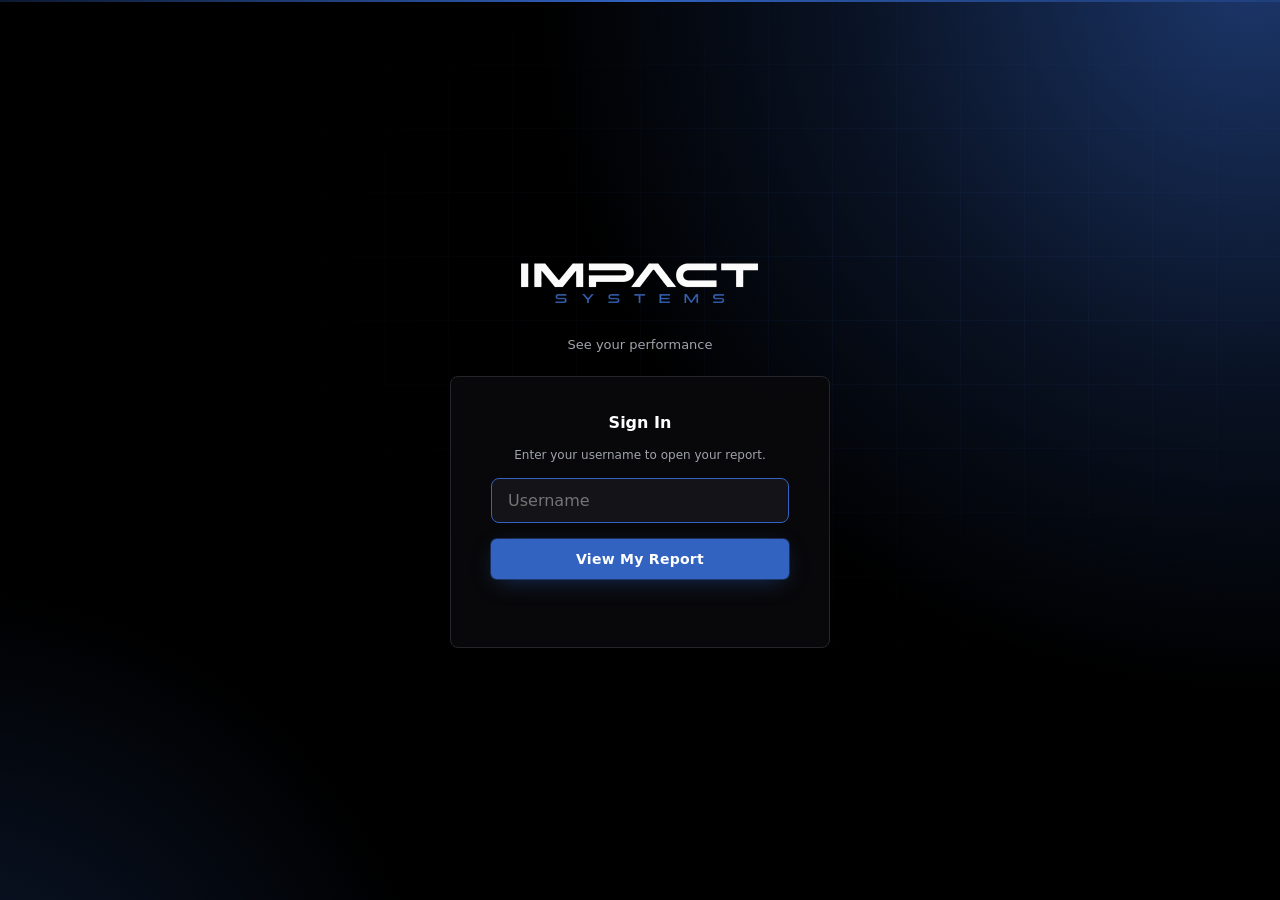
<file: login.html>
<!DOCTYPE html>
<html lang="en">
<head>
<meta charset="UTF-8">
<meta name="viewport" content="width=device-width, initial-scale=1.0">
<meta name="robots" content="noindex, nofollow">
<title>Sign In · Impact Systems</title>
<link rel="stylesheet" href="/login.css">
</head>
<body>
<div class="bg" aria-hidden="true">
  <div class="bg-glow g1"></div>
  <div class="bg-glow g2"></div>
  <div class="bg-grid"></div>
  <div class="bg-bar"></div>
</div>
<main id="gate">
  <img src="/brand-logo.png" alt="Impact Systems" class="brand-img">
  <div class="gate-sub">See your performance</div>
  <form class="gate-box" id="loginForm" autocomplete="on" novalidate>
    <h2>Sign In</h2>
    <p>Enter your username to open your report.</p>
    <input id="un" class="gate-input" name="username" type="text" placeholder="Username"
           maxlength="64" autocomplete="username" autocapitalize="none" spellcheck="false" required>
    <button id="loginBtn" type="submit">View My Report</button>
    <div id="loginError" role="alert"></div>
  </form>
</main>
<script src="/login.js"></script>
</body>
</html>
</file>
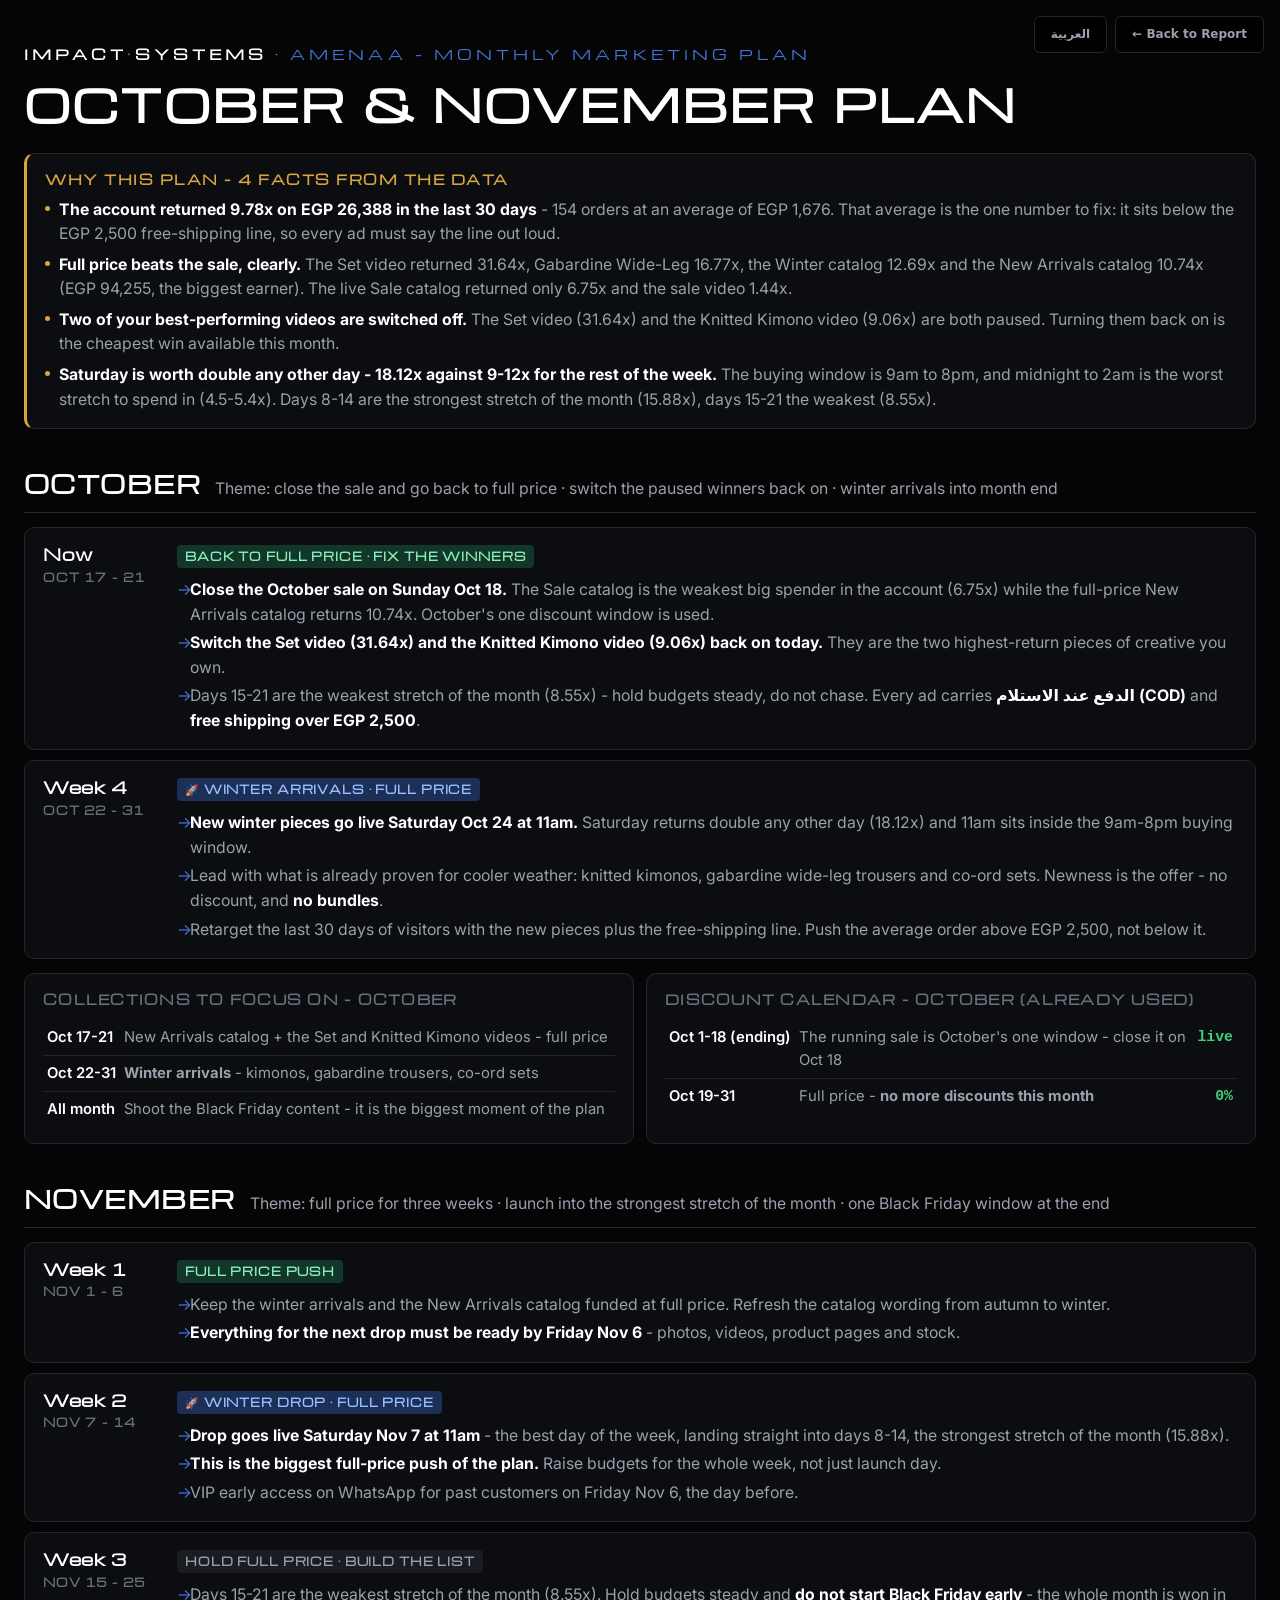
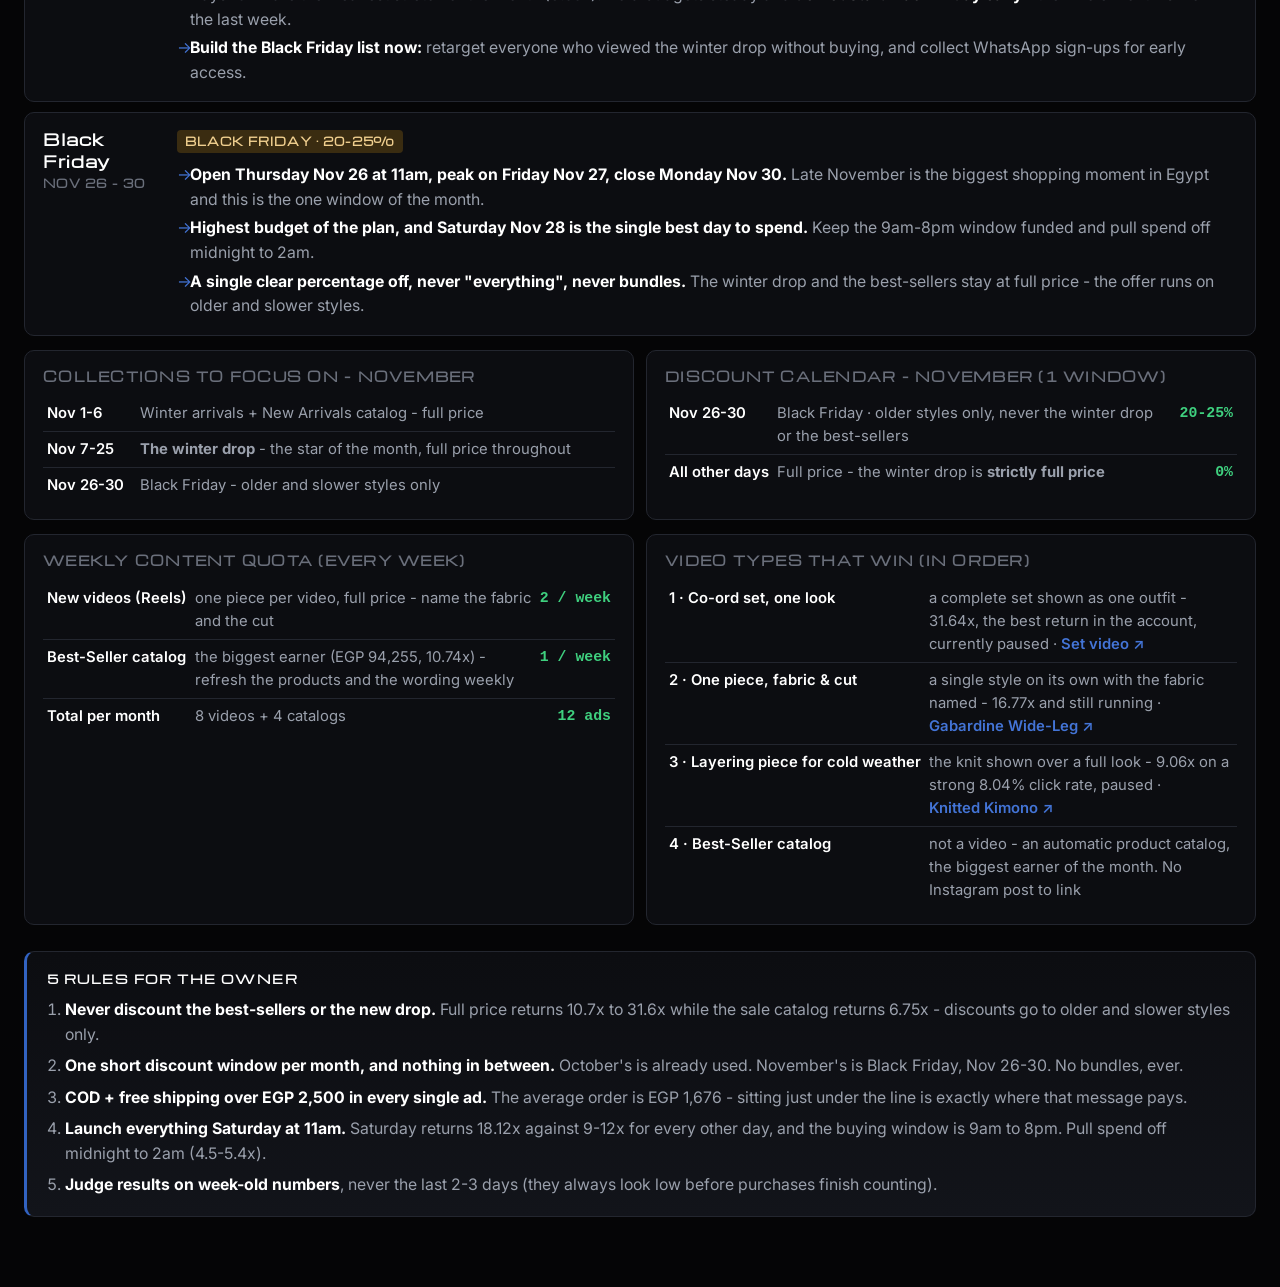
<file: plan-amenaa.html>
<!DOCTYPE html>
<html lang="en">
<head>
<meta charset="UTF-8" />
<meta name="viewport" content="width=device-width, initial-scale=1.0" />
<link rel="preconnect" href="https://fonts.googleapis.com">
<link rel="preconnect" href="https://fonts.gstatic.com" crossorigin>
<link href="https://fonts.googleapis.com/css2?family=Michroma&family=Inter:wght@400;500;600;700&family=Tajawal:wght@400;500;700&display=swap" rel="stylesheet">
<title>Amenaa - Marketing Plan · October &amp; November</title>
<style>
  .top-btns{position:fixed;top:16px;right:16px;z-index:500;display:flex;gap:8px}
  .tbtn{display:inline-flex;align-items:center;gap:6px;padding:8px 16px;background:rgba(0,0,0,.7);
    border:1px solid #23262f;border-radius:6px;color:#9aa0ac;font-size:12px;font-weight:600;cursor:pointer;
    text-decoration:none;font-family:system-ui,sans-serif}
  .tbtn:hover{border-color:#3263c1;color:#4374d6}
</style>
<style>
  :root{
    --bg:#050506; --card:#0c0d11; --card2:#12141a; --line:#23262f;
    --ink:#fff; --mut:#9aa0ac; --dim:#6a6f7b;
    --blue:#3263c1; --blue2:#4374d6; --green:#3fd07f; --gold:#d9a441; --red:#e5657a;
    --disp:'Michroma','Arial Narrow',system-ui,sans-serif;
    --body:'Inter',system-ui,-apple-system,'Segoe UI',Roboto,sans-serif;
    --mono:ui-monospace,Menlo,monospace;
  }
  *{box-sizing:border-box;margin:0;padding:0}
  body{background:var(--bg);color:var(--ink);font-family:var(--body);line-height:1.55}
  .wrap{max-width:1400px;margin:0 auto;padding:44px 24px 70px}
  .brand{font-family:var(--disp);text-transform:uppercase;letter-spacing:.3em;font-size:clamp(12px, 11px + 0.2vw, 14px);color:var(--mut)}
  .brand b{color:#fff}.brand span{color:var(--blue2)}
  h1{font-family:var(--disp);text-transform:uppercase;font-weight:800;font-size:clamp(26px,5vw,44px);letter-spacing:.05em;line-height:1.05;margin:16px 0 8px}
  .why{margin:26px 0 8px;background:var(--card);border:1px solid var(--line);border-left:3px solid var(--gold);border-radius:10px;padding:16px 18px}
  .why h4{font-family:var(--disp);text-transform:uppercase;letter-spacing:.12em;font-size:clamp(11px, 10px + 0.2vw, 13px);color:var(--gold);margin-bottom:8px}
  .why ul{list-style:none;display:flex;flex-direction:column;gap:6px}
  .why li{font-size:clamp(13px, 12px + 0.3vw, 16px);color:var(--mut);padding-left:14px;position:relative}
  .why li::before{content:"";position:absolute;left:0;top:8px;width:5px;height:5px;border-radius:50%;background:var(--gold)}
  .why li b{color:#fff}

  .month{margin-top:36px}
  .m-head{display:flex;align-items:baseline;gap:14px;border-bottom:1px solid var(--line);padding-bottom:10px;margin-bottom:14px}
  .m-name{font-family:var(--disp);text-transform:uppercase;font-weight:800;font-size:24px;letter-spacing:.06em}
  .m-theme{color:var(--mut);font-size:clamp(13px, 12px + 0.3vw, 16px)}
  .wk{background:var(--card);border:1px solid var(--line);border-radius:10px;padding:16px 18px;margin-bottom:10px;display:grid;grid-template-columns:120px 1fr;gap:14px}
  .wk-when{font-family:var(--disp);font-weight:800;font-size:clamp(13px, 12px + 0.3vw, 16px);letter-spacing:.04em;line-height:1.35}
  .wk-when i{display:block;font-style:normal;font-size:clamp(10px, 9px + 0.15vw, 12px);color:var(--dim);letter-spacing:.1em;text-transform:uppercase;margin-top:4px}
  .wk-what{font-size:clamp(13px, 12px + 0.3vw, 16px);color:var(--mut)}
  .wk-what b{color:#fff}
  .tag{display:inline-block;font-family:var(--disp);text-transform:uppercase;font-size:clamp(9.5px, 9px + 0.15vw, 11.5px);font-weight:800;letter-spacing:.08em;padding:3px 8px;border-radius:4px;margin:0 0 6px}
  .t-launch{background:#1b2f57;color:#9cc0ff}.t-sale{background:#3a2c11;color:#f0cf8f}
  .t-push{background:#12362a;color:#8bf0bb}.t-prep{background:#1a1c22;color:#9aa0ac}
  .wk ul{list-style:none;margin-top:4px;display:flex;flex-direction:column;gap:4px}
  .wk li{padding-left:13px;position:relative}
  .wk li::before{content:"→";position:absolute;left:0;color:var(--blue2)}

  .grid2{display:grid;grid-template-columns:1fr 1fr;gap:12px;margin-top:14px}
  .box{background:var(--card);border:1px solid var(--line);border-radius:10px;padding:16px 18px}
  .box h3{font-family:var(--disp);text-transform:uppercase;letter-spacing:.1em;font-size:clamp(11px, 10px + 0.2vw, 13px);color:var(--dim);margin-bottom:10px}
  .box table{width:100%;border-collapse:collapse;font-size:clamp(12px, 11px + 0.3vw, 15px)}
  .box td{padding:6px 4px;border-bottom:1px solid var(--line);color:var(--mut);vertical-align:top}
  .box tr:last-child td{border-bottom:none}
  .box td:first-child{color:#fff;font-weight:600;white-space:nowrap}
  a.ex{color:var(--blue2);text-decoration:none;font-weight:600;white-space:nowrap}
  a.ex:hover{text-decoration:underline}
  .n{font-family:var(--mono);color:var(--green)!important;font-weight:700;text-align:right;white-space:nowrap}
  .rules{margin-top:26px;background:linear-gradient(180deg,var(--card),var(--card2));border:1px solid var(--line);border-left:3px solid var(--blue);border-radius:10px;padding:18px 20px}
  .rules h4{font-family:var(--disp);text-transform:uppercase;letter-spacing:.12em;font-size:12px;margin-bottom:10px}
  .rules ol{padding-left:18px;display:flex;flex-direction:column;gap:7px;font-size:clamp(13px, 12px + 0.3vw, 16px);color:var(--mut)}
  .rules b{color:#fff}
  @media(max-width:640px){.wk{grid-template-columns:1fr}.grid2{grid-template-columns:1fr}}

  /* RTL adjustments when Arabic is active - Tajawal is the brand's Arabic face */
  .wrap[dir="rtl"]{font-size:15px;font-family:'Tajawal',var(--body)}
  .wrap[dir="rtl"] h1, .wrap[dir="rtl"] .m-name, .wrap[dir="rtl"] .wk-when,
  .wrap[dir="rtl"] .tag, .wrap[dir="rtl"] .box h3, .wrap[dir="rtl"] .rules h4,
  .wrap[dir="rtl"] .why h4, .wrap[dir="rtl"] .brand span[data-i18n]{font-family:'Tajawal',sans-serif;font-weight:700;letter-spacing:0}
  .wrap[dir="rtl"] .why li{padding-left:0;padding-right:14px}
  .wrap[dir="rtl"] .why li::before{left:auto;right:0}
  .wrap[dir="rtl"] .wk li{padding-left:0;padding-right:13px}
  .wrap[dir="rtl"] .wk li::before{left:auto;right:0;content:"←"}
  .wrap[dir="rtl"] .why{border-left:1px solid var(--line);border-right:3px solid var(--gold)}
  .wrap[dir="rtl"] .rules{border-left:1px solid var(--line);border-right:3px solid var(--blue)}
  .wrap[dir="rtl"] .rules ol{padding-left:0;padding-right:18px}
  .wrap[dir="rtl"] .n{text-align:left}
</style>
</head>
<body>
<div class="top-btns">
  <button class="tbtn" id="langBtn" onclick="toggleLang()">العربية</button>
  <a class="tbtn" href="./" data-i18n="back">&#x2190; Back to Report</a>
</div>
<div class="wrap" id="wrap">
  <div class="brand"><b>IMPACT<span>·</span>SYSTEMS</b> · <span data-i18n="brandsub">Amenaa - Monthly Marketing Plan</span></div>
  <h1 data-i18n="title">October &amp; November Plan</h1>
  <div class="why">
    <h4 data-i18n="why_h">Why this plan - 4 facts from the data</h4>
    <ul>
      <li data-i18n="why_1"><b>The account returned 9.78x on EGP 26,388 in the last 30 days</b> - 154 orders at an average of EGP 1,676. That average is the one number to fix: it sits below the EGP 2,500 free-shipping line, so every ad must say the line out loud.</li>
      <li data-i18n="why_2"><b>Full price beats the sale, clearly.</b> The Set video returned 31.64x, Gabardine Wide-Leg 16.77x, the Winter catalog 12.69x and the New Arrivals catalog 10.74x (EGP 94,255, the biggest earner). The live Sale catalog returned only 6.75x and the sale video 1.44x.</li>
      <li data-i18n="why_3"><b>Two of your best-performing videos are switched off.</b> The Set video (31.64x) and the Knitted Kimono video (9.06x) are both paused. Turning them back on is the cheapest win available this month.</li>
      <li data-i18n="why_4"><b>Saturday is worth double any other day - 18.12x against 9-12x for the rest of the week.</b> The buying window is 9am to 8pm, and midnight to 2am is the worst stretch to spend in (4.5-5.4x). Days 8-14 are the strongest stretch of the month (15.88x), days 15-21 the weakest (8.55x).</li>
    </ul>
  </div>

  <!-- OCTOBER -->
  <div class="month">
    <div class="m-head"><span class="m-name" data-i18n="oct">October</span><span class="m-theme" data-i18n="oct_theme">Theme: close the sale and go back to full price · switch the paused winners back on · winter arrivals into month end</span></div>

    <div class="wk">
      <div class="wk-when"><span data-i18n="ownow">Now</span> <i>Oct 17 - 21</i></div>
      <div class="wk-what"><span class="tag t-push" data-i18n="tag_full">Back to full price · Fix the winners</span>
        <ul>
          <li data-i18n="oct_w1_1"><b>Close the October sale on Sunday Oct 18.</b> The Sale catalog is the weakest big spender in the account (6.75x) while the full-price New Arrivals catalog returns 10.74x. October's one discount window is used.</li>
          <li data-i18n="oct_w1_2"><b>Switch the Set video (31.64x) and the Knitted Kimono video (9.06x) back on today.</b> They are the two highest-return pieces of creative you own.</li>
          <li data-i18n="oct_w1_3">Days 15-21 are the weakest stretch of the month (8.55x) - hold budgets steady, do not chase. Every ad carries <b>الدفع عند الاستلام (COD)</b> and <b>free shipping over EGP 2,500</b>.</li>
        </ul>
      </div>
    </div>

    <div class="wk">
      <div class="wk-when"><span data-i18n="ow2">Week 4</span> <i>Oct 22 - 31</i></div>
      <div class="wk-what"><span class="tag t-launch" data-i18n="tag_drop">🚀 Winter arrivals · Full price</span>
        <ul>
          <li data-i18n="oct_w2_1"><b>New winter pieces go live Saturday Oct 24 at 11am.</b> Saturday returns double any other day (18.12x) and 11am sits inside the 9am-8pm buying window.</li>
          <li data-i18n="oct_w2_2">Lead with what is already proven for cooler weather: knitted kimonos, gabardine wide-leg trousers and co-ord sets. Newness is the offer - no discount, and <b>no bundles</b>.</li>
          <li data-i18n="oct_w2_3">Retarget the last 30 days of visitors with the new pieces plus the free-shipping line. Push the average order above EGP 2,500, not below it.</li>
        </ul>
      </div>
    </div>

    <div class="grid2">
      <div class="box">
        <h3 data-i18n="oct_col_h">Collections to focus on - October</h3>
        <table>
          <tr><td>Oct 17-21</td><td data-i18n="oc1b">New Arrivals catalog + the Set and Knitted Kimono videos - full price</td></tr>
          <tr><td>Oct 22-31</td><td data-i18n="oc2b"><b>Winter arrivals</b> - kimonos, gabardine trousers, co-ord sets</td></tr>
          <tr><td data-i18n="oc3a">All month</td><td data-i18n="oc3b">Shoot the Black Friday content - it is the biggest moment of the plan</td></tr>
        </table>
      </div>
      <div class="box">
        <h3 data-i18n="oct_disc_h">Discount calendar - October (already used)</h3>
        <table>
          <tr><td data-i18n="od1a">Oct 1-18 (ending)</td><td data-i18n="od1b">The running sale is October's one window - close it on Oct 18</td><td class="n">live</td></tr>
          <tr><td>Oct 19-31</td><td data-i18n="od2b">Full price - <b>no more discounts this month</b></td><td class="n">0%</td></tr>
        </table>
      </div>
    </div>
  </div>

  <!-- NOVEMBER -->
  <div class="month">
    <div class="m-head"><span class="m-name" data-i18n="nov">November</span><span class="m-theme" data-i18n="nov_theme">Theme: full price for three weeks · launch into the strongest stretch of the month · one Black Friday window at the end</span></div>

    <div class="wk">
      <div class="wk-when"><span data-i18n="nw1">Week 1</span> <i>Nov 1 - 6</i></div>
      <div class="wk-what"><span class="tag t-push" data-i18n="tag_push">Full price push</span>
        <ul>
          <li data-i18n="nov_w1_1">Keep the winter arrivals and the New Arrivals catalog funded at full price. Refresh the catalog wording from autumn to winter.</li>
          <li data-i18n="nov_w1_2"><b>Everything for the next drop must be ready by Friday Nov 6</b> - photos, videos, product pages and stock.</li>
        </ul>
      </div>
    </div>

    <div class="wk">
      <div class="wk-when"><span data-i18n="nw2">Week 2</span> <i>Nov 7 - 14</i></div>
      <div class="wk-what"><span class="tag t-launch" data-i18n="tag_late">🚀 Winter drop · Full price</span>
        <ul>
          <li data-i18n="nov_w2_1"><b>Drop goes live Saturday Nov 7 at 11am</b> - the best day of the week, landing straight into days 8-14, the strongest stretch of the month (15.88x).</li>
          <li data-i18n="nov_w2_2"><b>This is the biggest full-price push of the plan.</b> Raise budgets for the whole week, not just launch day.</li>
          <li data-i18n="nov_w2_3">VIP early access on WhatsApp for past customers on Friday Nov 6, the day before.</li>
        </ul>
      </div>
    </div>

    <div class="wk">
      <div class="wk-when"><span data-i18n="nw3">Week 3</span> <i>Nov 15 - 25</i></div>
      <div class="wk-what"><span class="tag t-prep" data-i18n="tag_build">Hold full price · Build the list</span>
        <ul>
          <li data-i18n="nov_w3_1">Days 15-21 are the weakest stretch of the month (8.55x). Hold budgets steady and <b>do not start Black Friday early</b> - the whole month is won in the last week.</li>
          <li data-i18n="nov_w3_2"><b>Build the Black Friday list now:</b> retarget everyone who viewed the winter drop without buying, and collect WhatsApp sign-ups for early access.</li>
        </ul>
      </div>
    </div>

    <div class="wk">
      <div class="wk-when"><span data-i18n="nw4">Black Friday</span> <i>Nov 26 - 30</i></div>
      <div class="wk-what"><span class="tag t-sale" data-i18n="tag_bf">Black Friday · 20-25%</span>
        <ul>
          <li data-i18n="nov_w4_1"><b>Open Thursday Nov 26 at 11am, peak on Friday Nov 27, close Monday Nov 30.</b> Late November is the biggest shopping moment in Egypt and this is the one window of the month.</li>
          <li data-i18n="nov_w4_2"><b>Highest budget of the plan, and Saturday Nov 28 is the single best day to spend.</b> Keep the 9am-8pm window funded and pull spend off midnight to 2am.</li>
          <li data-i18n="nov_w4_3"><b>A single clear percentage off, never "everything", never bundles.</b> The winter drop and the best-sellers stay at full price - the offer runs on older and slower styles.</li>
        </ul>
      </div>
    </div>

    <div class="grid2">
      <div class="box">
        <h3 data-i18n="nov_col_h">Collections to focus on - November</h3>
        <table>
          <tr><td>Nov 1-6</td><td data-i18n="nc1b">Winter arrivals + New Arrivals catalog - full price</td></tr>
          <tr><td>Nov 7-25</td><td data-i18n="nc2b"><b>The winter drop</b> - the star of the month, full price throughout</td></tr>
          <tr><td>Nov 26-30</td><td data-i18n="nc3b">Black Friday - older and slower styles only</td></tr>
        </table>
      </div>
      <div class="box">
        <h3 data-i18n="nov_disc_h">Discount calendar - November (1 window)</h3>
        <table>
          <tr><td>Nov 26-30</td><td data-i18n="nd1b">Black Friday · older styles only, never the winter drop or the best-sellers</td><td class="n">20-25%</td></tr>
          <tr><td data-i18n="nd2a">All other days</td><td data-i18n="nd2b">Full price - the winter drop is <b>strictly full price</b></td><td class="n">0%</td></tr>
        </table>
      </div>
    </div>
  </div>

  <!-- CONTENT PLAN -->
  <div class="grid2">
    <div class="box">
      <h3 data-i18n="quota_h">Weekly content quota (every week)</h3>
      <table>
        <tr><td data-i18n="q1a">New videos (Reels)</td><td data-i18n="q1b">one piece per video, full price - name the fabric and the cut</td><td class="n" data-i18n="q1n">2 / week</td></tr>
        <tr><td data-i18n="q2a">Best-Seller catalog</td><td data-i18n="q2b">the biggest earner (EGP 94,255, 10.74x) - refresh the products and the wording weekly</td><td class="n" data-i18n="q2n">1 / week</td></tr>
        <tr><td data-i18n="q3a">Total per month</td><td data-i18n="q3b">8 videos + 4 catalogs</td><td class="n" data-i18n="q3n">12 ads</td></tr>
      </table>
    </div>
    <div class="box">
      <h3 data-i18n="vid_h">Video types that win (in order)</h3>
      <table>
        <tr><td data-i18n="v1a">1 · Co-ord set, one look</td><td data-i18n="v1b">a complete set shown as one outfit - 31.64x, the best return in the account, currently paused · <a class="ex" href="https://www.instagram.com/p/DeNArzlggB1/" target="_blank" rel="noopener noreferrer" onclick="window.open(this.href,'_blank');return false">Set video ↗</a></td></tr>
        <tr><td data-i18n="v2a">2 · One piece, fabric &amp; cut</td><td data-i18n="v2b">a single style on its own with the fabric named - 16.77x and still running · <a class="ex" href="https://www.instagram.com/p/DdrmW3RACUX/" target="_blank" rel="noopener noreferrer" onclick="window.open(this.href,'_blank');return false">Gabardine Wide-Leg ↗</a></td></tr>
        <tr><td data-i18n="v3a">3 · Layering piece for cold weather</td><td data-i18n="v3b">the knit shown over a full look - 9.06x on a strong 8.04% click rate, paused · <a class="ex" href="https://www.instagram.com/p/DeNAs9zATRU/" target="_blank" rel="noopener noreferrer" onclick="window.open(this.href,'_blank');return false">Knitted Kimono ↗</a></td></tr>
        <tr><td data-i18n="v4a">4 · Best-Seller catalog</td><td data-i18n="v4b">not a video - an automatic product catalog, the biggest earner of the month. No Instagram post to link</td></tr>
      </table>
    </div>
  </div>

  <div class="rules">
    <h4 data-i18n="rules_h">5 rules for the owner</h4>
    <ol>
      <li data-i18n="r1"><b>Never discount the best-sellers or the new drop.</b> Full price returns 10.7x to 31.6x while the sale catalog returns 6.75x - discounts go to older and slower styles only.</li>
      <li data-i18n="r2"><b>One short discount window per month, and nothing in between.</b> October's is already used. November's is Black Friday, Nov 26-30. No bundles, ever.</li>
      <li data-i18n="r3"><b>COD + free shipping over EGP 2,500 in every single ad.</b> The average order is EGP 1,676 - sitting just under the line is exactly where that message pays.</li>
      <li data-i18n="r4"><b>Launch everything Saturday at 11am.</b> Saturday returns 18.12x against 9-12x for every other day, and the buying window is 9am to 8pm. Pull spend off midnight to 2am (4.5-5.4x).</li>
      <li data-i18n="r5"><b>Judge results on week-old numbers</b>, never the last 2-3 days (they always look low before purchases finish counting).</li>
    </ol>
  </div>
</div>

<script>
const AR = {
  back:'&#x2192; العودة للتقرير',
  brandsub:'أمينة - الخطة التسويقية الشهرية',
  title:'خطة أكتوبر ونوفمبر',
  why_h:'لماذا هذه الخطة - 4 حقائق من البيانات',
  why_1:'<b>الحساب حقق 9.78× على 26,388 جنيه في آخر 30 يوم</b> - 154 طلب بمتوسط 1,676 جنيه. هذا المتوسط هو الرقم الذي يجب إصلاحه: هو أقل من حد الشحن المجاني 2,500 جنيه، لذلك كل إعلان لازم يذكر هذا الحد بوضوح.',
  why_2:'<b>السعر الكامل يتفوق على التخفيض بوضوح.</b> فيديو الطقم حقق 31.64×، والبنطلون الواسع الجبردين 16.77×، وكتالوج الشتاء 12.69×، وكتالوج الوصولات الجديدة 10.74× (94,255 جنيه، الأعلى دخلاً). بينما كتالوج التخفيض الشغّال حقق 6.75× فقط وفيديو التخفيض 1.44×.',
  why_3:'<b>اثنان من أفضل الفيديوهات أداءً متوقفان.</b> فيديو الطقم (31.64×) وفيديو الكيمونو المحبوك (9.06×) كلاهما متوقف. إعادة تشغيلهما هي أرخص مكسب متاح هذا الشهر.',
  why_4:'<b>السبت يساوي ضعف أي يوم آخر - 18.12× مقابل 9-12× لباقي الأسبوع.</b> فترة الشراء من 9 صباحاً حتى 8 مساءً، ومن منتصف الليل حتى 2 فجراً هي أسوأ فترة للصرف (4.5-5.4×). أيام 8-14 هي أقوى فترة في الشهر (15.88×)، وأيام 15-21 هي الأضعف (8.55×).',
  oct:'أكتوبر', nov:'نوفمبر',
  oct_theme:'الفكرة: أغلق التخفيض وارجع للسعر الكامل · أعد تشغيل الرابحين المتوقفين · وصولات الشتاء حتى آخر الشهر',
  nov_theme:'الفكرة: سعر كامل ثلاثة أسابيع · إطلاق في أقوى فترة في الشهر · نافذة واحدة للبلاك فرايداي في النهاية',
  ownow:'الآن', ow2:'الأسبوع 4',
  nw1:'الأسبوع 1', nw2:'الأسبوع 2', nw3:'الأسبوع 3', nw4:'البلاك فرايداي',
  tag_full:'العودة للسعر الكامل · أصلح الرابحين',
  tag_drop:'🚀 وصولات الشتاء · سعر كامل',
  tag_push:'دفعة بالسعر الكامل',
  tag_late:'🚀 إطلاق الشتاء · سعر كامل',
  tag_build:'ثبات على السعر الكامل · ابنِ القائمة',
  tag_bf:'البلاك فرايداي · 20-25%',
  oct_w1_1:'<b>أغلق تخفيض أكتوبر يوم الأحد 18 أكتوبر.</b> كتالوج التخفيض هو أضعف إعلان كبير الصرف في الحساب (6.75×) بينما كتالوج الوصولات الجديدة بالسعر الكامل يحقق 10.74×. نافذة التخفيض الوحيدة في أكتوبر استُخدمت.',
  oct_w1_2:'<b>أعد تشغيل فيديو الطقم (31.64×) وفيديو الكيمونو المحبوك (9.06×) اليوم.</b> هما أعلى قطعتي محتوى عائداً تملكينهما.',
  oct_w1_3:'أيام 15-21 هي أضعف فترة في الشهر (8.55×) - أبقِ الميزانيات ثابتة ولا تطارد. كل إعلان يذكر <b>الدفع عند الاستلام</b> و<b>الشحن المجاني فوق 2,500 جنيه</b>.',
  oct_w2_1:'<b>قطع الشتاء الجديدة تنزل السبت 24 أكتوبر الساعة 11 صباحاً.</b> السبت يحقق ضعف أي يوم آخر (18.12×) و11 صباحاً داخل فترة الشراء 9ص-8م.',
  oct_w2_2:'تصدّري بما هو مثبت للجو البارد: الكيمونو المحبوك، وبناطيل الجبردين الواسعة، والأطقم. الجديد هو العرض - بدون تخفيض و<b>بدون باقات</b>.',
  oct_w2_3:'أعيدي استهداف زوار آخر 30 يوم بالقطع الجديدة مع سطر الشحن المجاني. ارفعي متوسط الطلب فوق 2,500 جنيه وليس تحتها.',
  oct_col_h:'التشكيلات المستهدفة - أكتوبر',
  oc1b:'كتالوج الوصولات الجديدة + فيديو الطقم والكيمونو المحبوك - سعر كامل',
  oc2b:'<b>وصولات الشتاء</b> - الكيمونو، بناطيل الجبردين، الأطقم',
  oc3a:'طوال الشهر', oc3b:'صوّري محتوى البلاك فرايداي - هو أكبر لحظة في الخطة',
  oct_disc_h:'جدول التخفيضات - أكتوبر (استُخدم بالفعل)',
  od1a:'1-18 أكتوبر (ينتهي)', od1b:'التخفيض الشغّال هو نافذة أكتوبر الوحيدة - أغلقيه يوم 18 أكتوبر',
  od2b:'سعر كامل - <b>لا تخفيضات أخرى هذا الشهر</b>',
  nov_w1_1:'استمري في تمويل وصولات الشتاء وكتالوج الوصولات الجديدة بالسعر الكامل. وحدّثي صياغة الكتالوج من الخريف إلى الشتاء.',
  nov_w1_2:'<b>كل شيء للإطلاق القادم يجب أن يكون جاهزاً قبل الجمعة 6 نوفمبر</b> - الصور والفيديوهات وصفحات المنتجات والمخزون.',
  nov_w2_1:'<b>الإطلاق ينزل السبت 7 نوفمبر الساعة 11 صباحاً</b> - أفضل يوم في الأسبوع، وينزل مباشرة في أيام 8-14، أقوى فترة في الشهر (15.88×).',
  nov_w2_2:'<b>هذه أكبر دفعة بالسعر الكامل في الخطة.</b> ارفعي الميزانيات للأسبوع كله، وليس ليوم الإطلاق فقط.',
  nov_w2_3:'وصول مبكر لكبار العميلات عبر واتساب يوم الجمعة 6 نوفمبر، اليوم الذي يسبق الإطلاق.',
  nov_w3_1:'أيام 15-21 هي أضعف فترة في الشهر (8.55×). أبقي الميزانيات ثابتة و<b>لا تبدئي البلاك فرايداي مبكراً</b> - الشهر كله يُكسب في الأسبوع الأخير.',
  nov_w3_2:'<b>ابني قائمة البلاك فرايداي الآن:</b> أعيدي استهداف كل من شاهد إطلاق الشتاء ولم يشترِ، واجمعي تسجيلات واتساب للوصول المبكر.',
  nov_w4_1:'<b>افتحي الخميس 26 نوفمبر الساعة 11 صباحاً، وذروتك الجمعة 27 نوفمبر، وأغلقي الإثنين 30 نوفمبر.</b> أواخر نوفمبر هو أكبر موسم تسوق في مصر وهذه هي نافذة الشهر الوحيدة.',
  nov_w4_2:'<b>أعلى ميزانية في الخطة، والسبت 28 نوفمبر هو أفضل يوم منفرد للصرف.</b> أبقي فترة 9ص-8م ممولة واسحبي الصرف من منتصف الليل حتى 2 فجراً.',
  nov_w4_3:'<b>نسبة خصم واحدة واضحة، وليس على "كل شيء"، وبدون باقات أبداً.</b> إطلاق الشتاء والأكثر مبيعاً يبقون بالسعر الكامل - العرض يكون على الموديلات الأقدم والأبطأ.',
  nov_col_h:'التشكيلات المستهدفة - نوفمبر',
  nc1b:'وصولات الشتاء + كتالوج الوصولات الجديدة - سعر كامل',
  nc2b:'<b>إطلاق الشتاء</b> - نجم الشهر، بالسعر الكامل طوال الوقت',
  nc3b:'البلاك فرايداي - الموديلات الأقدم والأبطأ فقط',
  nov_disc_h:'جدول التخفيضات - نوفمبر (نافذة واحدة)',
  nd1b:'البلاك فرايداي · الموديلات الأقدم فقط، وليس إطلاق الشتاء أو الأكثر مبيعاً أبداً',
  nd2a:'باقي الأيام', nd2b:'سعر كامل - إطلاق الشتاء <b>بالسعر الكامل بدون استثناء</b>',
  quota_h:'حصة المحتوى الأسبوعية (كل أسبوع)',
  q1a:'فيديوهات جديدة (ريلز)', q1b:'قطعة واحدة في كل فيديو، بالسعر الكامل - اذكري الخامة والقصة', q1n:'2 / أسبوع',
  q2a:'كتالوج الأكثر مبيعاً', q2b:'الأعلى دخلاً (94,255 جنيه، 10.74×) - جدّدي المنتجات والصياغة أسبوعياً', q2n:'1 / أسبوع',
  q3a:'الإجمالي شهرياً', q3b:'8 فيديوهات + 4 كتالوجات', q3n:'12 إعلان',
  vid_h:'أنواع الفيديو الرابحة (بالترتيب)',
  v1a:'1 · طقم كامل، إطلالة واحدة', v1b:'طقم كامل يُعرض كإطلالة واحدة - 31.64×، أعلى عائد في الحساب، متوقف حالياً',
  v2a:'2 · قطعة واحدة، الخامة والقصة', v2b:'موديل واحد يُعرض وحده مع ذكر الخامة - 16.77× وما زال شغّالاً',
  v3a:'3 · قطعة طبقات للجو البارد', v3b:'الكنزة المحبوكة فوق إطلالة كاملة - 9.06× بنسبة نقر قوية 8.04%، متوقف',
  v4a:'4 · كتالوج الأكثر مبيعاً', v4b:'ليس فيديو - كتالوج منتجات تلقائي، الأعلى دخلاً هذا الشهر. لا يوجد منشور إنستغرام لربطه',
  rules_h:'5 قواعد للمالك',
  r1:'<b>لا تخفّضي أسعار الأكثر مبيعاً أو الإطلاق الجديد أبداً.</b> السعر الكامل يحقق من 10.7× إلى 31.6× بينما كتالوج التخفيض يحقق 6.75× - التخفيضات للموديلات الأقدم والأبطأ فقط.',
  r2:'<b>نافذة تخفيض قصيرة واحدة في الشهر، ولا شيء بينهما.</b> نافذة أكتوبر استُخدمت بالفعل. ونافذة نوفمبر هي البلاك فرايداي 26-30 نوفمبر. وبدون باقات أبداً.',
  r3:'<b>الدفع عند الاستلام + الشحن المجاني فوق 2,500 جنيه في كل إعلان.</b> متوسط الطلب 1,676 جنيه - الوقوف تحت الحد مباشرة هو بالضبط المكان الذي تؤتي فيه هذه الرسالة ثمارها.',
  r4:'<b>أطلقي كل شيء السبت الساعة 11 صباحاً.</b> السبت يحقق 18.12× مقابل 9-12× لكل يوم آخر، وفترة الشراء من 9 صباحاً حتى 8 مساءً. واسحبي الصرف من منتصف الليل حتى 2 فجراً (4.5-5.4×).',
  r5:'<b>احكمي على النتائج بأرقام عمرها أسبوع</b>، وليس آخر 2-3 أيام (تبدو منخفضة دائماً قبل اكتمال تسجيل المشتريات).'
};
let lang = 'en';
function applyLang(l) {
  lang = l;
  try { localStorage.setItem('impactLang', l); } catch(e) {}
  const wrap = document.getElementById('wrap');
  document.querySelectorAll('[data-i18n]').forEach(el => {
    const k = el.getAttribute('data-i18n');
    if (el.__en == null) el.__en = el.innerHTML;
    if (l === 'ar' && AR[k]) {
      const links = [...el.querySelectorAll('a.ex')].map(a => a.outerHTML).join(' ');
      el.innerHTML = AR[k] + (links ? ' ' + links : '');
    } else {
      el.innerHTML = el.__en;
    }
  });
  wrap.setAttribute('dir', l === 'ar' ? 'rtl' : 'ltr');
  document.documentElement.lang = l;
  document.getElementById('langBtn').textContent = l === 'ar' ? 'English' : 'العربية';
}
function toggleLang() { applyLang(lang === 'ar' ? 'en' : 'ar'); }
try { if (localStorage.getItem('impactLang') === 'ar') applyLang('ar'); } catch(e) {}
</script>
</body>
</html>
</file>
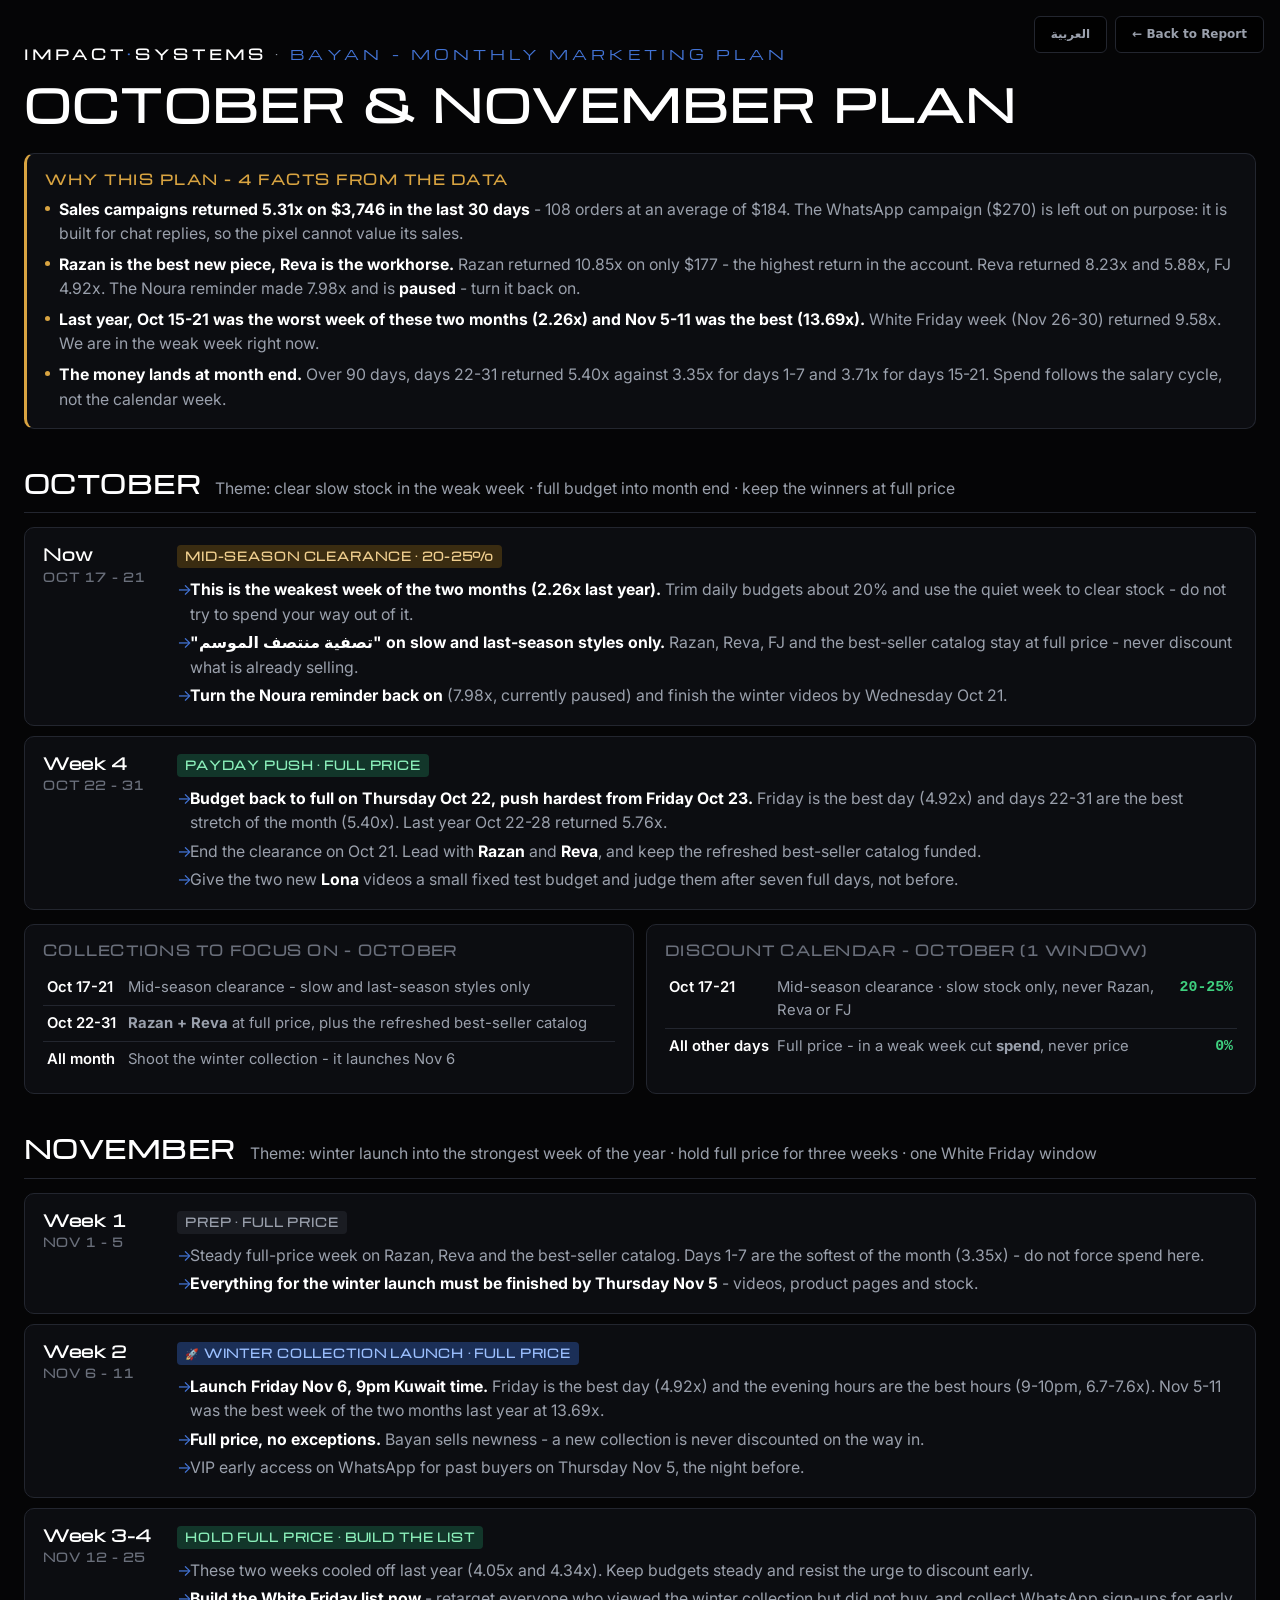
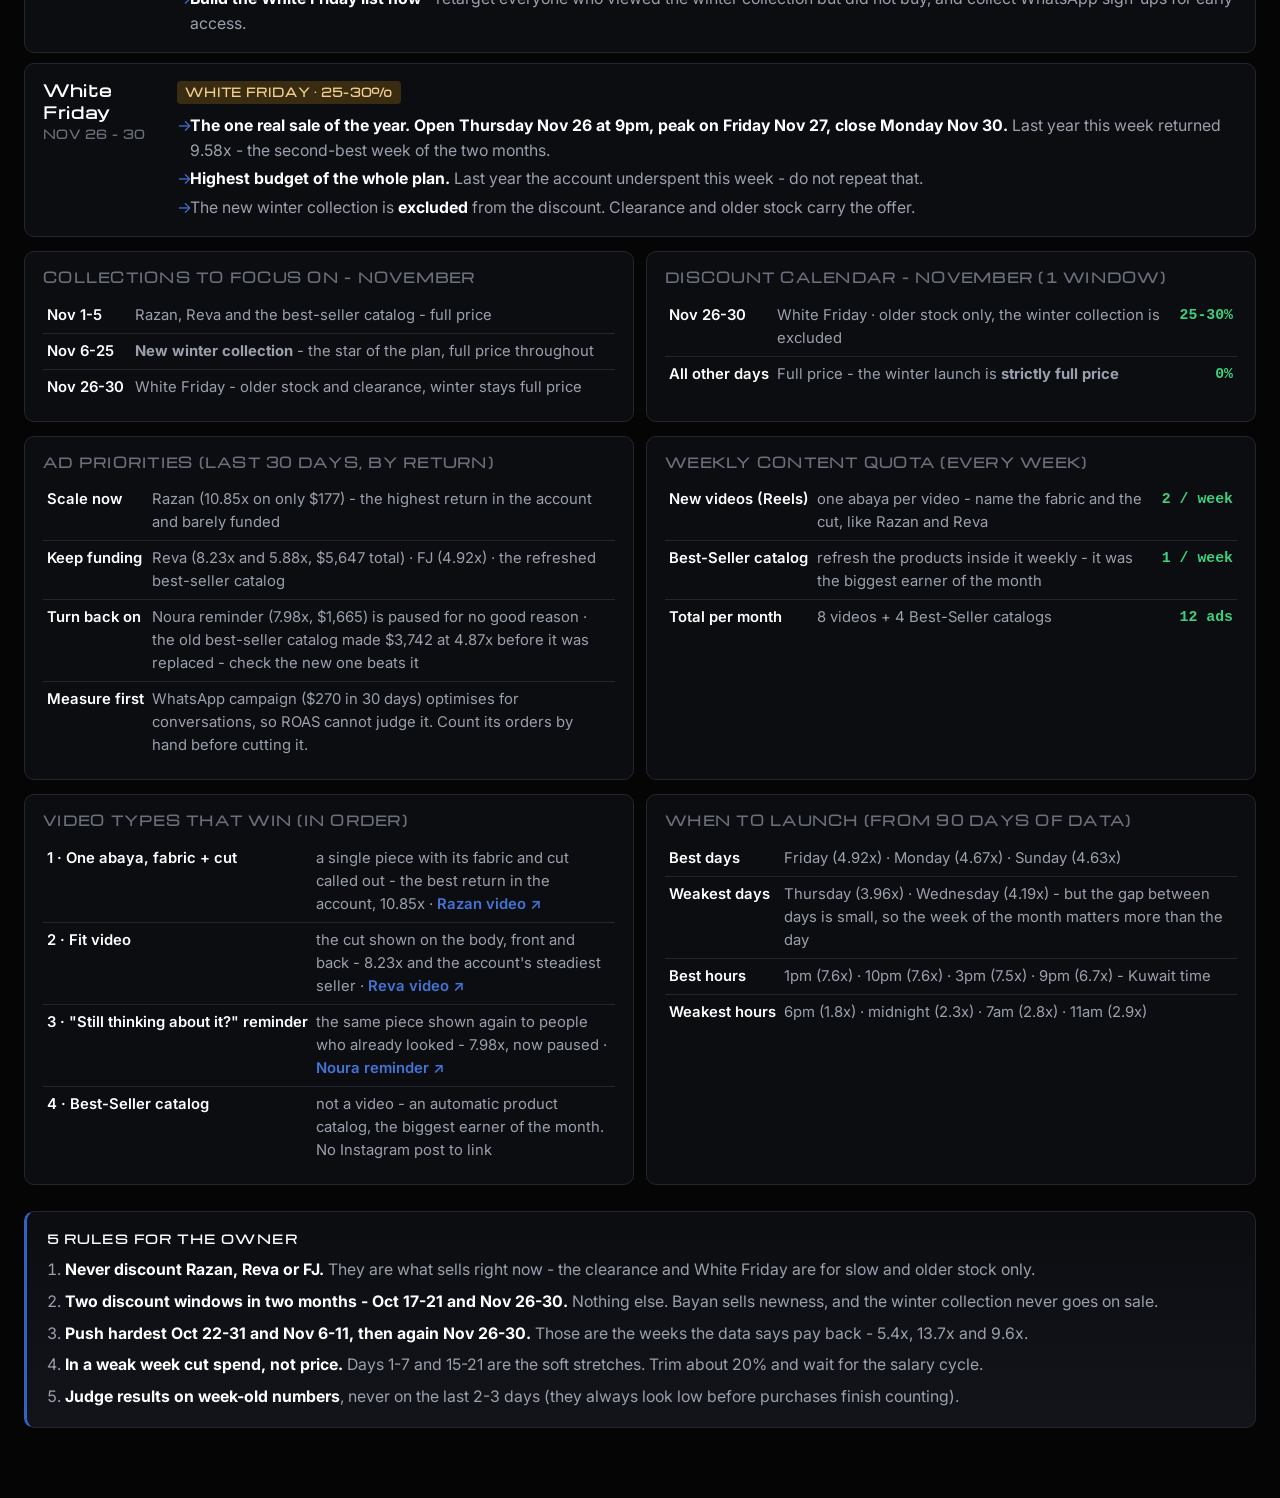
<file: plan-bayan.html>
<!DOCTYPE html>
<html lang="en">
<head>
<meta charset="UTF-8" />
<meta name="viewport" content="width=device-width, initial-scale=1.0" />
<link rel="preconnect" href="https://fonts.googleapis.com">
<link rel="preconnect" href="https://fonts.gstatic.com" crossorigin>
<link href="https://fonts.googleapis.com/css2?family=Michroma&family=Inter:wght@400;500;600;700&family=Tajawal:wght@400;500;700&display=swap" rel="stylesheet">
<title>Bayan - Marketing Plan · October &amp; November</title>
<style>
  .top-btns{position:fixed;top:16px;right:16px;z-index:500;display:flex;gap:8px}
  .tbtn{display:inline-flex;align-items:center;gap:6px;padding:8px 16px;background:rgba(0,0,0,.7);
    border:1px solid #23262f;border-radius:6px;color:#9aa0ac;font-size:12px;font-weight:600;cursor:pointer;
    text-decoration:none;font-family:system-ui,sans-serif}
  .tbtn:hover{border-color:#3263c1;color:#4374d6}
</style>
<style>
  :root{
    --bg:#050506; --card:#0c0d11; --card2:#12141a; --line:#23262f;
    --ink:#fff; --mut:#9aa0ac; --dim:#6a6f7b;
    --blue:#3263c1; --blue2:#4374d6; --green:#3fd07f; --gold:#d9a441; --red:#e5657a;
    --disp:'Michroma','Arial Narrow',system-ui,sans-serif;
    --body:'Inter',system-ui,-apple-system,'Segoe UI',Roboto,sans-serif;
    --mono:ui-monospace,Menlo,monospace;
  }
  *{box-sizing:border-box;margin:0;padding:0}
  body{background:var(--bg);color:var(--ink);font-family:var(--body);line-height:1.55}
  .wrap{max-width:1400px;margin:0 auto;padding:44px 24px 70px}
  .brand{font-family:var(--disp);text-transform:uppercase;letter-spacing:.3em;font-size:clamp(12px, 11px + 0.2vw, 14px);color:var(--mut)}
  .brand b{color:#fff}.brand span{color:var(--blue2)}
  h1{font-family:var(--disp);text-transform:uppercase;font-weight:800;font-size:clamp(26px,5vw,44px);letter-spacing:.05em;line-height:1.05;margin:16px 0 8px}
  .why{margin:26px 0 8px;background:var(--card);border:1px solid var(--line);border-left:3px solid var(--gold);border-radius:10px;padding:16px 18px}
  .why h4{font-family:var(--disp);text-transform:uppercase;letter-spacing:.12em;font-size:clamp(11px, 10px + 0.2vw, 13px);color:var(--gold);margin-bottom:8px}
  .why ul{list-style:none;display:flex;flex-direction:column;gap:6px}
  .why li{font-size:clamp(13px, 12px + 0.3vw, 16px);color:var(--mut);padding-left:14px;position:relative}
  .why li::before{content:"";position:absolute;left:0;top:8px;width:5px;height:5px;border-radius:50%;background:var(--gold)}
  .why li b{color:#fff}

  .month{margin-top:36px}
  .m-head{display:flex;align-items:baseline;gap:14px;border-bottom:1px solid var(--line);padding-bottom:10px;margin-bottom:14px}
  .m-name{font-family:var(--disp);text-transform:uppercase;font-weight:800;font-size:24px;letter-spacing:.06em}
  .m-theme{color:var(--mut);font-size:clamp(13px, 12px + 0.3vw, 16px)}
  .wk{background:var(--card);border:1px solid var(--line);border-radius:10px;padding:16px 18px;margin-bottom:10px;display:grid;grid-template-columns:120px 1fr;gap:14px}
  .wk-when{font-family:var(--disp);font-weight:800;font-size:clamp(13px, 12px + 0.3vw, 16px);letter-spacing:.04em;line-height:1.35}
  .wk-when i{display:block;font-style:normal;font-size:clamp(10px, 9px + 0.15vw, 12px);color:var(--dim);letter-spacing:.1em;text-transform:uppercase;margin-top:4px}
  .wk-what{font-size:clamp(13px, 12px + 0.3vw, 16px);color:var(--mut)}
  .wk-what b{color:#fff}
  .tag{display:inline-block;font-family:var(--disp);text-transform:uppercase;font-size:clamp(9.5px, 9px + 0.15vw, 11.5px);font-weight:800;letter-spacing:.08em;padding:3px 8px;border-radius:4px;margin:0 0 6px}
  .t-launch{background:#1b2f57;color:#9cc0ff}.t-sale{background:#3a2c11;color:#f0cf8f}
  .t-push{background:#12362a;color:#8bf0bb}.t-prep{background:#1a1c22;color:#9aa0ac}
  .wk ul{list-style:none;margin-top:4px;display:flex;flex-direction:column;gap:4px}
  .wk li{padding-left:13px;position:relative}
  .wk li::before{content:"→";position:absolute;left:0;color:var(--blue2)}

  .grid2{display:grid;grid-template-columns:1fr 1fr;gap:12px;margin-top:14px}
  .box{background:var(--card);border:1px solid var(--line);border-radius:10px;padding:16px 18px}
  .box h3{font-family:var(--disp);text-transform:uppercase;letter-spacing:.1em;font-size:clamp(11px, 10px + 0.2vw, 13px);color:var(--dim);margin-bottom:10px}
  .box table{width:100%;border-collapse:collapse;font-size:clamp(12px, 11px + 0.3vw, 15px)}
  .box td{padding:6px 4px;border-bottom:1px solid var(--line);color:var(--mut);vertical-align:top}
  .box tr:last-child td{border-bottom:none}
  .box td:first-child{color:#fff;font-weight:600;white-space:nowrap}
  a.ex{color:var(--blue2);text-decoration:none;font-weight:600;white-space:nowrap}
  a.ex:hover{text-decoration:underline}
  .n{font-family:var(--mono);color:var(--green)!important;font-weight:700;text-align:right;white-space:nowrap}
  .rules{margin-top:26px;background:linear-gradient(180deg,var(--card),var(--card2));border:1px solid var(--line);border-left:3px solid var(--blue);border-radius:10px;padding:18px 20px}
  .rules h4{font-family:var(--disp);text-transform:uppercase;letter-spacing:.12em;font-size:12px;margin-bottom:10px}
  .rules ol{padding-left:18px;display:flex;flex-direction:column;gap:7px;font-size:clamp(13px, 12px + 0.3vw, 16px);color:var(--mut)}
  .rules b{color:#fff}
  @media(max-width:640px){.wk{grid-template-columns:1fr}.grid2{grid-template-columns:1fr}}

  /* RTL adjustments when Arabic is active - Tajawal is the brand's Arabic face */
  .wrap[dir="rtl"]{font-size:15px;font-family:'Tajawal',var(--body)}
  .wrap[dir="rtl"] h1, .wrap[dir="rtl"] .m-name, .wrap[dir="rtl"] .wk-when,
  .wrap[dir="rtl"] .tag, .wrap[dir="rtl"] .box h3, .wrap[dir="rtl"] .rules h4,
  .wrap[dir="rtl"] .why h4, .wrap[dir="rtl"] .brand span[data-i18n]{font-family:'Tajawal',sans-serif;font-weight:700;letter-spacing:0}
  .wrap[dir="rtl"] .why li{padding-left:0;padding-right:14px}
  .wrap[dir="rtl"] .why li::before{left:auto;right:0}
  .wrap[dir="rtl"] .wk li{padding-left:0;padding-right:13px}
  .wrap[dir="rtl"] .wk li::before{left:auto;right:0;content:"←"}
  .wrap[dir="rtl"] .why{border-left:1px solid var(--line);border-right:3px solid var(--gold)}
  .wrap[dir="rtl"] .rules{border-left:1px solid var(--line);border-right:3px solid var(--blue)}
  .wrap[dir="rtl"] .rules ol{padding-left:0;padding-right:18px}
  .wrap[dir="rtl"] .n{text-align:left}
</style>
</head>
<body>
<div class="top-btns">
  <button class="tbtn" id="langBtn" onclick="toggleLang()">العربية</button>
  <a class="tbtn" href="./" data-i18n="back">&#x2190; Back to Report</a>
</div>
<div class="wrap" id="wrap">
  <div class="brand"><b>IMPACT<span>·</span>SYSTEMS</b> · <span data-i18n="brandsub">Bayan - Monthly Marketing Plan</span></div>
  <h1 data-i18n="title">October &amp; November Plan</h1>
  <div class="why">
    <h4 data-i18n="why_h">Why this plan - 4 facts from the data</h4>
    <ul>
      <li data-i18n="why_1"><b>Sales campaigns returned 5.31x on $3,746 in the last 30 days</b> - 108 orders at an average of $184. The WhatsApp campaign ($270) is left out on purpose: it is built for chat replies, so the pixel cannot value its sales.</li>
      <li data-i18n="why_2"><b>Razan is the best new piece, Reva is the workhorse.</b> Razan returned 10.85x on only $177 - the highest return in the account. Reva returned 8.23x and 5.88x, FJ 4.92x. The Noura reminder made 7.98x and is <b>paused</b> - turn it back on.</li>
      <li data-i18n="why_3"><b>Last year, Oct 15-21 was the worst week of these two months (2.26x) and Nov 5-11 was the best (13.69x).</b> White Friday week (Nov 26-30) returned 9.58x. We are in the weak week right now.</li>
      <li data-i18n="why_4"><b>The money lands at month end.</b> Over 90 days, days 22-31 returned 5.40x against 3.35x for days 1-7 and 3.71x for days 15-21. Spend follows the salary cycle, not the calendar week.</li>
    </ul>
  </div>

  <!-- OCTOBER -->
  <div class="month">
    <div class="m-head"><span class="m-name" data-i18n="oct">October</span><span class="m-theme" data-i18n="oct_theme">Theme: clear slow stock in the weak week · full budget into month end · keep the winners at full price</span></div>

    <div class="wk">
      <div class="wk-when"><span data-i18n="wnow">Now</span> <i>Oct 17 - 21</i></div>
      <div class="wk-what"><span class="tag t-sale" data-i18n="tag_clear">Mid-season clearance · 20-25%</span>
        <ul>
          <li data-i18n="oct_w1_1"><b>This is the weakest week of the two months (2.26x last year).</b> Trim daily budgets about 20% and use the quiet week to clear stock - do not try to spend your way out of it.</li>
          <li data-i18n="oct_w1_2"><b>"تصفية منتصف الموسم" on slow and last-season styles only.</b> Razan, Reva, FJ and the best-seller catalog stay at full price - never discount what is already selling.</li>
          <li data-i18n="oct_w1_3"><b>Turn the Noura reminder back on</b> (7.98x, currently paused) and finish the winter videos by Wednesday Oct 21.</li>
        </ul>
      </div>
    </div>

    <div class="wk">
      <div class="wk-when"><span data-i18n="ow2">Week 4</span> <i>Oct 22 - 31</i></div>
      <div class="wk-what"><span class="tag t-push" data-i18n="tag_payday">Payday push · Full price</span>
        <ul>
          <li data-i18n="oct_w2_1"><b>Budget back to full on Thursday Oct 22, push hardest from Friday Oct 23.</b> Friday is the best day (4.92x) and days 22-31 are the best stretch of the month (5.40x). Last year Oct 22-28 returned 5.76x.</li>
          <li data-i18n="oct_w2_2">End the clearance on Oct 21. Lead with <b>Razan</b> and <b>Reva</b>, and keep the refreshed best-seller catalog funded.</li>
          <li data-i18n="oct_w2_3">Give the two new <b>Lona</b> videos a small fixed test budget and judge them after seven full days, not before.</li>
        </ul>
      </div>
    </div>

    <div class="grid2">
      <div class="box">
        <h3 data-i18n="oct_col_h">Collections to focus on - October</h3>
        <table>
          <tr><td>Oct 17-21</td><td data-i18n="oc1b">Mid-season clearance - slow and last-season styles only</td></tr>
          <tr><td>Oct 22-31</td><td data-i18n="oc2b"><b>Razan + Reva</b> at full price, plus the refreshed best-seller catalog</td></tr>
          <tr><td data-i18n="oc3a">All month</td><td data-i18n="oc3b">Shoot the winter collection - it launches Nov 6</td></tr>
        </table>
      </div>
      <div class="box">
        <h3 data-i18n="oct_disc_h">Discount calendar - October (1 window)</h3>
        <table>
          <tr><td>Oct 17-21</td><td data-i18n="od1b">Mid-season clearance · slow stock only, never Razan, Reva or FJ</td><td class="n">20-25%</td></tr>
          <tr><td data-i18n="od2a">All other days</td><td data-i18n="od2b">Full price - in a weak week cut <b>spend</b>, never price</td><td class="n">0%</td></tr>
        </table>
      </div>
    </div>
  </div>

  <!-- NOVEMBER -->
  <div class="month">
    <div class="m-head"><span class="m-name" data-i18n="nov">November</span><span class="m-theme" data-i18n="nov_theme">Theme: winter launch into the strongest week of the year · hold full price for three weeks · one White Friday window</span></div>

    <div class="wk">
      <div class="wk-when"><span data-i18n="nw1">Week 1</span> <i>Nov 1 - 5</i></div>
      <div class="wk-what"><span class="tag t-prep" data-i18n="tag_prep">Prep · Full price</span>
        <ul>
          <li data-i18n="nov_w1_1">Steady full-price week on Razan, Reva and the best-seller catalog. Days 1-7 are the softest of the month (3.35x) - do not force spend here.</li>
          <li data-i18n="nov_w1_2"><b>Everything for the winter launch must be finished by Thursday Nov 5</b> - videos, product pages and stock.</li>
        </ul>
      </div>
    </div>

    <div class="wk">
      <div class="wk-when"><span data-i18n="nw2">Week 2</span> <i>Nov 6 - 11</i></div>
      <div class="wk-what"><span class="tag t-launch" data-i18n="tag_winter">🚀 Winter Collection Launch · Full price</span>
        <ul>
          <li data-i18n="nov_w2_1"><b>Launch Friday Nov 6, 9pm Kuwait time.</b> Friday is the best day (4.92x) and the evening hours are the best hours (9-10pm, 6.7-7.6x). Nov 5-11 was the best week of the two months last year at 13.69x.</li>
          <li data-i18n="nov_w2_2"><b>Full price, no exceptions.</b> Bayan sells newness - a new collection is never discounted on the way in.</li>
          <li data-i18n="nov_w2_3">VIP early access on WhatsApp for past buyers on Thursday Nov 5, the night before.</li>
        </ul>
      </div>
    </div>

    <div class="wk">
      <div class="wk-when"><span data-i18n="nw3">Week 3-4</span> <i>Nov 12 - 25</i></div>
      <div class="wk-what"><span class="tag t-push" data-i18n="tag_hold">Hold full price · Build the list</span>
        <ul>
          <li data-i18n="nov_w3_1">These two weeks cooled off last year (4.05x and 4.34x). Keep budgets steady and resist the urge to discount early.</li>
          <li data-i18n="nov_w3_2"><b>Build the White Friday list now</b> - retarget everyone who viewed the winter collection but did not buy, and collect WhatsApp sign-ups for early access.</li>
        </ul>
      </div>
    </div>

    <div class="wk">
      <div class="wk-when"><span data-i18n="nw4">White Friday</span> <i>Nov 26 - 30</i></div>
      <div class="wk-what"><span class="tag t-sale" data-i18n="tag_wf">White Friday · 25-30%</span>
        <ul>
          <li data-i18n="nov_w4_1"><b>The one real sale of the year. Open Thursday Nov 26 at 9pm, peak on Friday Nov 27, close Monday Nov 30.</b> Last year this week returned 9.58x - the second-best week of the two months.</li>
          <li data-i18n="nov_w4_2"><b>Highest budget of the whole plan.</b> Last year the account underspent this week - do not repeat that.</li>
          <li data-i18n="nov_w4_3">The new winter collection is <b>excluded</b> from the discount. Clearance and older stock carry the offer.</li>
        </ul>
      </div>
    </div>

    <div class="grid2">
      <div class="box">
        <h3 data-i18n="nov_col_h">Collections to focus on - November</h3>
        <table>
          <tr><td>Nov 1-5</td><td data-i18n="nc1b">Razan, Reva and the best-seller catalog - full price</td></tr>
          <tr><td>Nov 6-25</td><td data-i18n="nc2b"><b>New winter collection</b> - the star of the plan, full price throughout</td></tr>
          <tr><td>Nov 26-30</td><td data-i18n="nc3b">White Friday - older stock and clearance, winter stays full price</td></tr>
        </table>
      </div>
      <div class="box">
        <h3 data-i18n="nov_disc_h">Discount calendar - November (1 window)</h3>
        <table>
          <tr><td>Nov 26-30</td><td data-i18n="nd1b">White Friday · older stock only, the winter collection is excluded</td><td class="n">25-30%</td></tr>
          <tr><td data-i18n="nd2a">All other days</td><td data-i18n="nd2b">Full price - the winter launch is <b>strictly full price</b></td><td class="n">0%</td></tr>
        </table>
      </div>
    </div>
  </div>

  <!-- PRIORITIES + CONTENT -->
  <div class="grid2">
    <div class="box">
      <h3 data-i18n="prio_h">Ad priorities (last 30 days, by return)</h3>
      <table>
        <tr><td data-i18n="p1a">Scale now</td><td data-i18n="p1b">Razan (10.85x on only $177) - the highest return in the account and barely funded</td></tr>
        <tr><td data-i18n="p2a">Keep funding</td><td data-i18n="p2b">Reva (8.23x and 5.88x, $5,647 total) · FJ (4.92x) · the refreshed best-seller catalog</td></tr>
        <tr><td data-i18n="p3a">Turn back on</td><td data-i18n="p3b">Noura reminder (7.98x, $1,665) is paused for no good reason · the old best-seller catalog made $3,742 at 4.87x before it was replaced - check the new one beats it</td></tr>
        <tr><td data-i18n="p4a">Measure first</td><td data-i18n="p4b">WhatsApp campaign ($270 in 30 days) optimises for conversations, so ROAS cannot judge it. Count its orders by hand before cutting it.</td></tr>
      </table>
    </div>
    <div class="box">
      <h3 data-i18n="quota_h">Weekly content quota (every week)</h3>
      <table>
        <tr><td data-i18n="q1a">New videos (Reels)</td><td data-i18n="q1b">one abaya per video - name the fabric and the cut, like Razan and Reva</td><td class="n" data-i18n="q1n">2 / week</td></tr>
        <tr><td data-i18n="q2a">Best-Seller catalog</td><td data-i18n="q2b">refresh the products inside it weekly - it was the biggest earner of the month</td><td class="n" data-i18n="q2n">1 / week</td></tr>
        <tr><td data-i18n="q3a">Total per month</td><td data-i18n="q3b">8 videos + 4 Best-Seller catalogs</td><td class="n" data-i18n="q3n">12 ads</td></tr>
      </table>
    </div>
  </div>

  <div class="grid2">
    <div class="box">
      <h3 data-i18n="vid_h">Video types that win (in order)</h3>
      <table>
        <tr><td data-i18n="v1a">1 · One abaya, fabric + cut</td><td data-i18n="v1b">a single piece with its fabric and cut called out - the best return in the account, 10.85x · <a class="ex" href="https://www.instagram.com/p/DePGpMXgljv/" target="_blank" rel="noopener noreferrer" onclick="window.open(this.href,'_blank');return false">Razan video ↗</a></td></tr>
        <tr><td data-i18n="v2a">2 · Fit video</td><td data-i18n="v2b">the cut shown on the body, front and back - 8.23x and the account's steadiest seller · <a class="ex" href="https://www.instagram.com/p/DeH4xkDgV6V/" target="_blank" rel="noopener noreferrer" onclick="window.open(this.href,'_blank');return false">Reva video ↗</a></td></tr>
        <tr><td data-i18n="v3a">3 · "Still thinking about it?" reminder</td><td data-i18n="v3b">the same piece shown again to people who already looked - 7.98x, now paused · <a class="ex" href="https://www.instagram.com/p/Dbv4NN5g2bC/" target="_blank" rel="noopener noreferrer" onclick="window.open(this.href,'_blank');return false">Noura reminder ↗</a></td></tr>
        <tr><td data-i18n="v4a">4 · Best-Seller catalog</td><td data-i18n="v4b">not a video - an automatic product catalog, the biggest earner of the month. No Instagram post to link</td></tr>
      </table>
    </div>
    <div class="box">
      <h3 data-i18n="when_h">When to launch (from 90 days of data)</h3>
      <table>
        <tr><td data-i18n="wn1a">Best days</td><td data-i18n="wn1b">Friday (4.92x) · Monday (4.67x) · Sunday (4.63x)</td></tr>
        <tr><td data-i18n="wn2a">Weakest days</td><td data-i18n="wn2b">Thursday (3.96x) · Wednesday (4.19x) - but the gap between days is small, so the week of the month matters more than the day</td></tr>
        <tr><td data-i18n="wn3a">Best hours</td><td data-i18n="wn3b">1pm (7.6x) · 10pm (7.6x) · 3pm (7.5x) · 9pm (6.7x) - Kuwait time</td></tr>
        <tr><td data-i18n="wn4a">Weakest hours</td><td data-i18n="wn4b">6pm (1.8x) · midnight (2.3x) · 7am (2.8x) · 11am (2.9x)</td></tr>
      </table>
    </div>
  </div>

  <div class="rules">
    <h4 data-i18n="rules_h">5 rules for the owner</h4>
    <ol>
      <li data-i18n="r1"><b>Never discount Razan, Reva or FJ.</b> They are what sells right now - the clearance and White Friday are for slow and older stock only.</li>
      <li data-i18n="r2"><b>Two discount windows in two months - Oct 17-21 and Nov 26-30.</b> Nothing else. Bayan sells newness, and the winter collection never goes on sale.</li>
      <li data-i18n="r3"><b>Push hardest Oct 22-31 and Nov 6-11, then again Nov 26-30.</b> Those are the weeks the data says pay back - 5.4x, 13.7x and 9.6x.</li>
      <li data-i18n="r4"><b>In a weak week cut spend, not price.</b> Days 1-7 and 15-21 are the soft stretches. Trim about 20% and wait for the salary cycle.</li>
      <li data-i18n="r5"><b>Judge results on week-old numbers</b>, never on the last 2-3 days (they always look low before purchases finish counting).</li>
    </ol>
  </div>
</div>

<script>
// Arabic translations - same toggle behavior as the report page (persists via impactLang)
const AR = {
  back:'&#x2192; العودة للتقرير',
  brandsub:'بيان - الخطة التسويقية الشهرية',
  title:'خطة أكتوبر ونوفمبر',
  why_h:'لماذا هذه الخطة - 4 حقائق من البيانات',
  why_1:'<b>حملات المبيعات حققت 5.31× على 3,746 دولار في آخر 30 يوم</b> - 108 طلب بمتوسط 184 دولار. حملة واتساب (270 دولار) مستبعدة عن قصد: هي مبنية للردود في المحادثة، لذلك البكسل لا يستطيع تقدير مبيعاتها.',
  why_2:'<b>Razan أفضل قطعة جديدة، وReva هي حصان العمل.</b> Razan حققت 10.85× على 177 دولار فقط - أعلى عائد في الحساب. Reva حققت 8.23× و5.88×، وFJ حققت 4.92×. إعلان تذكير Noura حقق 7.98× وهو <b>متوقف</b> - أعد تشغيله.',
  why_3:'<b>السنة الماضية كان 15-21 أكتوبر أسوأ أسبوع في هذين الشهرين (2.26×) و5-11 نوفمبر أفضل أسبوع (13.69×).</b> أسبوع الجمعة البيضاء (26-30 نوفمبر) حقق 9.58×. نحن في الأسبوع الضعيف الآن.',
  why_4:'<b>الفلوس تنزل آخر الشهر.</b> خلال 90 يوم حققت أيام 22-31 عائد 5.40× مقابل 3.35× لأيام 1-7 و3.71× لأيام 15-21. الصرف يتبع دورة الرواتب، وليس أسابيع التقويم.',
  oct:'أكتوبر', nov:'نوفمبر',
  oct_theme:'الفكرة: تصفية المخزون البطيء في الأسبوع الضعيف · ميزانية كاملة حتى آخر الشهر · الرابحون يبقون بالسعر الكامل',
  nov_theme:'الفكرة: إطلاق الشتاء في أقوى أسبوع في السنة · ثبات على السعر الكامل ثلاثة أسابيع · نافذة واحدة للجمعة البيضاء',
  wnow:'الآن', ow2:'الأسبوع 4',
  nw1:'الأسبوع 1', nw2:'الأسبوع 2', nw3:'الأسبوع 3-4', nw4:'الجمعة البيضاء',
  tag_clear:'تصفية منتصف الموسم · 20-25%',
  tag_payday:'دفعة الرواتب · سعر كامل',
  tag_prep:'تجهيز · سعر كامل',
  tag_winter:'🚀 إطلاق مجموعة الشتاء · سعر كامل',
  tag_hold:'ثبات على السعر الكامل · ابنِ القائمة',
  tag_wf:'الجمعة البيضاء · 25-30%',
  oct_w1_1:'<b>هذا أضعف أسبوع في الشهرين (2.26× السنة الماضية).</b> خفّض الميزانيات اليومية حوالي 20% واستغل الأسبوع الهادئ لتصفية المخزون - لا تحاول حل الأمر بزيادة الصرف.',
  oct_w1_2:'<b>"تصفية منتصف الموسم" على الموديلات البطيئة وموديلات الموسم الماضي فقط.</b> Razan وReva وFJ وكتالوج الأكثر مبيعاً يبقون بالسعر الكامل - لا تخفّض أبداً ما يبيع أصلاً.',
  oct_w1_3:'<b>أعد تشغيل إعلان تذكير Noura</b> (7.98×، متوقف حالياً) وجهّز فيديوهات الشتاء قبل الأربعاء 21 أكتوبر.',
  oct_w2_1:'<b>أرجع الميزانية كاملة الخميس 22 أكتوبر، وادفع بأقوى شكل من الجمعة 23 أكتوبر.</b> الجمعة أفضل يوم (4.92×) وأيام 22-31 أفضل فترة في الشهر (5.40×). السنة الماضية حقق 22-28 أكتوبر 5.76×.',
  oct_w2_2:'أنهِ التصفية يوم 21 أكتوبر. تصدّر بـ<b>Razan</b> و<b>Reva</b>، وأبقِ كتالوج الأكثر مبيعاً المحدّث ممولاً.',
  oct_w2_3:'أعطِ فيديوهي <b>Lona</b> الجديدين ميزانية اختبار ثابتة صغيرة، واحكم عليهما بعد سبعة أيام كاملة وليس قبل.',
  oct_col_h:'المجموعات المستهدفة - أكتوبر',
  oc1b:'تصفية منتصف الموسم - الموديلات البطيئة وموديلات الموسم الماضي فقط',
  oc2b:'<b>Razan + Reva</b> بالسعر الكامل، مع كتالوج الأكثر مبيعاً المحدّث',
  oc3a:'طوال الشهر', oc3b:'صوّر مجموعة الشتاء - تنطلق في 6 نوفمبر',
  oct_disc_h:'جدول التخفيضات - أكتوبر (نافذة واحدة)',
  od1b:'تصفية منتصف الموسم · المخزون البطيء فقط، وليس Razan أو Reva أو FJ أبداً',
  od2a:'باقي الأيام', od2b:'سعر كامل - في الأسبوع الضعيف خفّض <b>الصرف</b> وليس السعر',
  nov_w1_1:'أسبوع ثابت بالسعر الكامل على Razan وReva وكتالوج الأكثر مبيعاً. أيام 1-7 هي الأضعف في الشهر (3.35×) - لا تجبر الصرف هنا.',
  nov_w1_2:'<b>كل شيء لإطلاق الشتاء يجب أن يكون جاهزاً قبل الخميس 5 نوفمبر</b> - الفيديوهات وصفحات المنتجات والمخزون.',
  nov_w2_1:'<b>أطلق الجمعة 6 نوفمبر الساعة 9 مساءً بتوقيت الكويت.</b> الجمعة أفضل يوم (4.92×) وساعات المساء هي الأفضل (9-10 مساءً، 6.7-7.6×). و5-11 نوفمبر كان أفضل أسبوع في الشهرين السنة الماضية بعائد 13.69×.',
  nov_w2_2:'<b>سعر كامل، بدون استثناء.</b> بيان تبيع الجديد - المجموعة الجديدة لا تُخفّض أبداً عند نزولها.',
  nov_w2_3:'وصول مبكر لكبار العملاء عبر واتساب يوم الخميس 5 نوفمبر، الليلة التي تسبق الإطلاق.',
  nov_w3_1:'هذان الأسبوعان هدآ السنة الماضية (4.05× و4.34×). أبقِ الميزانيات ثابتة وقاوم الرغبة في التخفيض المبكر.',
  nov_w3_2:'<b>ابنِ قائمة الجمعة البيضاء الآن</b> - أعد استهداف كل من شاهد مجموعة الشتاء ولم يشترِ، واجمع تسجيلات واتساب للوصول المبكر.',
  nov_w4_1:'<b>التخفيض الحقيقي الوحيد في السنة. افتح الخميس 26 نوفمبر الساعة 9 مساءً، وذروتك الجمعة 27 نوفمبر، وأغلق الإثنين 30 نوفمبر.</b> السنة الماضية حقق هذا الأسبوع 9.58× - ثاني أفضل أسبوع في الشهرين.',
  nov_w4_2:'<b>أعلى ميزانية في الخطة كلها.</b> السنة الماضية صرف الحساب أقل من اللازم في هذا الأسبوع - لا تكرر ذلك.',
  nov_w4_3:'مجموعة الشتاء الجديدة <b>مستثناة</b> من التخفيض. التصفية والمخزون الأقدم هما من يحملان العرض.',
  nov_col_h:'المجموعات المستهدفة - نوفمبر',
  nc1b:'Razan وReva وكتالوج الأكثر مبيعاً - سعر كامل',
  nc2b:'<b>مجموعة الشتاء الجديدة</b> - نجمة الخطة، بالسعر الكامل طوال الوقت',
  nc3b:'الجمعة البيضاء - المخزون الأقدم والتصفية، والشتاء يبقى بالسعر الكامل',
  nov_disc_h:'جدول التخفيضات - نوفمبر (نافذة واحدة)',
  nd1b:'الجمعة البيضاء · المخزون الأقدم فقط، ومجموعة الشتاء مستثناة',
  nd2a:'باقي الأيام', nd2b:'سعر كامل - إطلاق الشتاء <b>بالسعر الكامل بدون استثناء</b>',
  prio_h:'أولويات الإعلانات (آخر 30 يوم، حسب العائد)',
  p1a:'وسّع الآن', p1b:'Razan (10.85× على 177 دولار فقط) - أعلى عائد في الحساب وبالكاد ممول',
  p2a:'استمر بتمويلها', p2b:'Reva (8.23× و5.88×، 5,647 دولار إجمالاً) · FJ (4.92×) · كتالوج الأكثر مبيعاً المحدّث',
  p3a:'أعد تشغيلها', p3b:'إعلان تذكير Noura (7.98×، 1,665 دولار) متوقف بدون سبب وجيه · كتالوج الأكثر مبيعاً القديم حقق 3,742 دولار بعائد 4.87× قبل استبداله - تأكد أن الجديد يتفوق عليه',
  p4a:'قِس أولاً', p4b:'حملة واتساب (270 دولار في 30 يوم) تُحسَّن على المحادثات، لذلك العائد لا يحكم عليها. احسب طلباتها يدوياً قبل إيقافها.',
  quota_h:'حصة المحتوى الأسبوعية (كل أسبوع)',
  q1a:'فيديوهات جديدة (ريلز)', q1b:'عباية واحدة في كل فيديو - اذكر الخامة والقصة، مثل Razan وReva', q1n:'2 / أسبوع',
  q2a:'كتالوج الأكثر مبيعاً', q2b:'جدّد المنتجات بداخله أسبوعياً - كان الأعلى دخلاً هذا الشهر', q2n:'1 / أسبوع',
  q3a:'الإجمالي شهرياً', q3b:'8 فيديوهات + 4 كتالوجات أكثر مبيعاً', q3n:'12 إعلان',
  vid_h:'أنواع الفيديو الرابحة (بالترتيب)',
  v1a:'1 · عباية واحدة، الخامة + القصة', v1b:'قطعة واحدة مع إبراز الخامة والقصة - أعلى عائد في الحساب، 10.85×',
  v2a:'2 · فيديو المقاس والقصة', v2b:'القصة معروضة على الجسم من الأمام والخلف - 8.23× وأثبت إعلان في الحساب',
  v3a:'3 · تذكير "لسه تفكرين فيها؟"', v3b:'نفس القطعة تظهر مرة ثانية لمن شاهدها من قبل - 7.98×، متوقف الآن',
  v4a:'4 · كتالوج الأكثر مبيعاً', v4b:'ليس فيديو - كتالوج منتجات تلقائي، الأعلى دخلاً هذا الشهر. لا يوجد منشور إنستغرام لربطه',
  when_h:'متى تطلق (من بيانات 90 يوم)',
  wn1a:'أفضل الأيام', wn1b:'الجمعة (4.92×) · الإثنين (4.67×) · الأحد (4.63×)',
  wn2a:'أضعف الأيام', wn2b:'الخميس (3.96×) · الأربعاء (4.19×) - لكن الفرق بين الأيام صغير، لذلك أسبوع الشهر أهم من اليوم',
  wn3a:'أفضل الساعات', wn3b:'1 ظهراً (7.6×) · 10 مساءً (7.6×) · 3 عصراً (7.5×) · 9 مساءً (6.7×) - بتوقيت الكويت',
  wn4a:'أضعف الساعات', wn4b:'6 مساءً (1.8×) · منتصف الليل (2.3×) · 7 صباحاً (2.8×) · 11 صباحاً (2.9×)',
  rules_h:'5 قواعد للمالك',
  r1:'<b>لا تخفّض أسعار Razan أو Reva أو FJ أبداً.</b> هم ما يبيع الآن - التصفية والجمعة البيضاء للمخزون البطيء والأقدم فقط.',
  r2:'<b>نافذتا تخفيض في شهرين - 17-21 أكتوبر و26-30 نوفمبر.</b> ولا شيء غيرهما. بيان تبيع الجديد، ومجموعة الشتاء لا تنزل في تخفيض أبداً.',
  r3:'<b>ادفع بأقوى شكل 22-31 أكتوبر و6-11 نوفمبر، ثم 26-30 نوفمبر.</b> هذه هي الأسابيع التي تقول البيانات إنها تردّ - 5.4× و13.7× و9.6×.',
  r4:'<b>في الأسبوع الضعيف خفّض الصرف، وليس السعر.</b> أيام 1-7 و15-21 هي الفترات الهادئة. خفّض حوالي 20% وانتظر دورة الرواتب.',
  r5:'<b>احكم على النتائج بأرقام عمرها أسبوع</b>، وليس آخر 2-3 أيام (تبدو منخفضة دائماً قبل اكتمال تسجيل المشتريات).'
};
let lang = 'en';
function applyLang(l) {
  lang = l;
  try { localStorage.setItem('impactLang', l); } catch(e) {}
  const wrap = document.getElementById('wrap');
  document.querySelectorAll('[data-i18n]').forEach(el => {
    const k = el.getAttribute('data-i18n');
    if (el.__en == null) el.__en = el.innerHTML;
    if (l === 'ar' && AR[k]) {
      // Keep any example links (a.ex) by re-appending them after the translated text
      const links = [...el.querySelectorAll('a.ex')].map(a => a.outerHTML).join(' ');
      el.innerHTML = AR[k] + (links ? ' ' + links : '');
    } else {
      el.innerHTML = el.__en;
    }
  });
  wrap.setAttribute('dir', l === 'ar' ? 'rtl' : 'ltr');
  document.documentElement.lang = l;
  document.getElementById('langBtn').textContent = l === 'ar' ? 'English' : 'العربية';
}
function toggleLang() { applyLang(lang === 'ar' ? 'en' : 'ar'); }
// Follow the language chosen on the report page
try { if (localStorage.getItem('impactLang') === 'ar') applyLang('ar'); } catch(e) {}
</script>
</body>
</html>
</file>
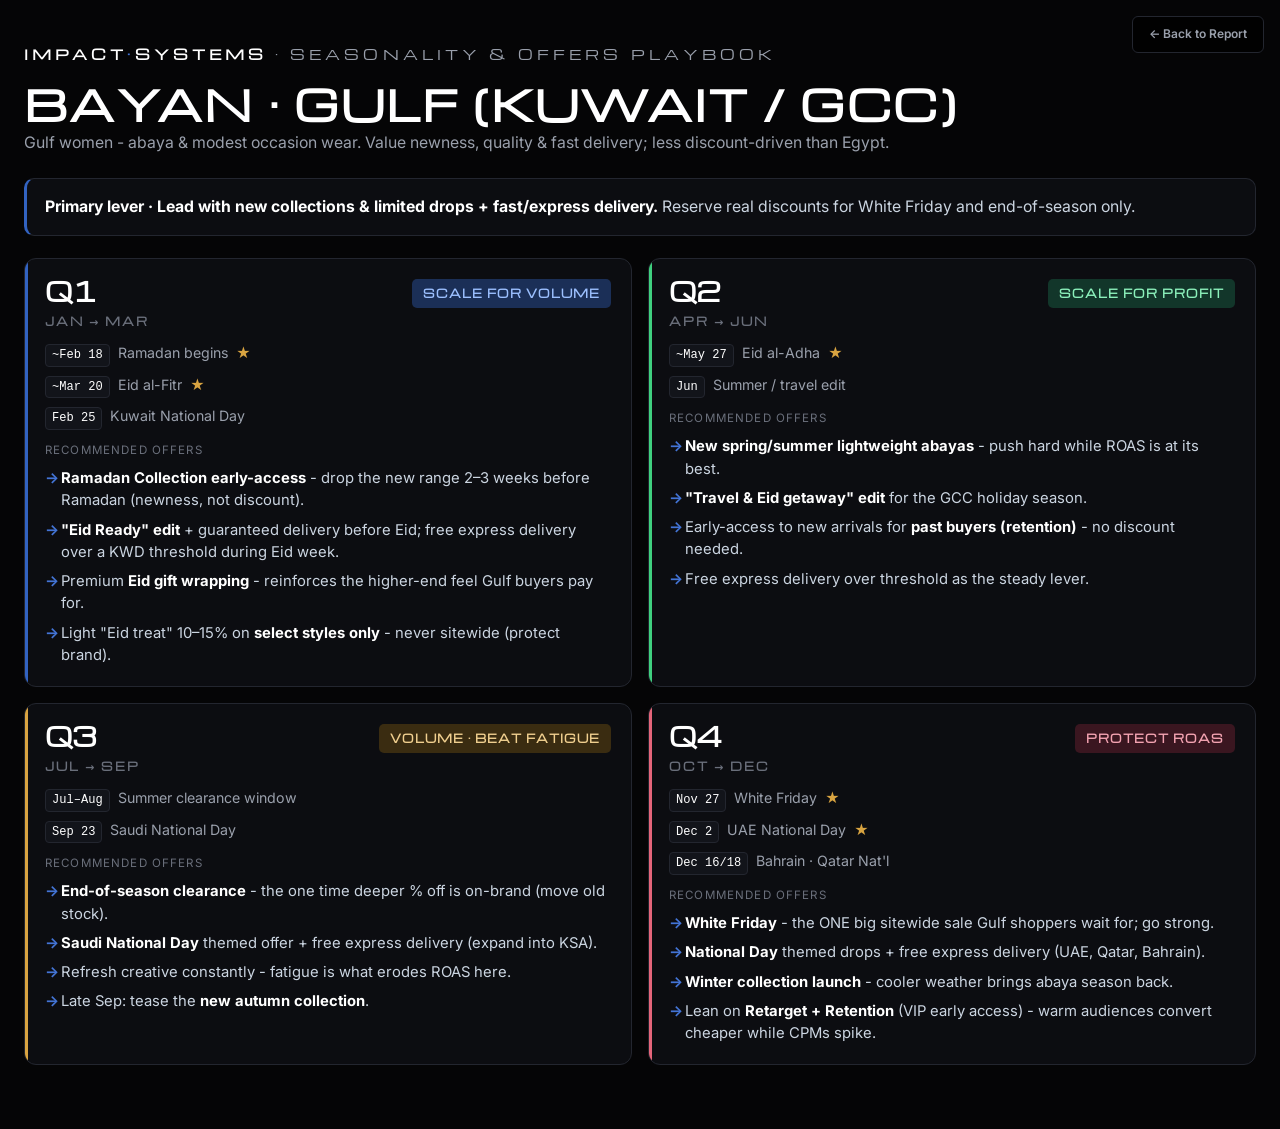
<file: seasonality.html>
<!DOCTYPE html>
<html lang="en">
<head>
<meta charset="UTF-8" />
<meta name="viewport" content="width=device-width, initial-scale=1.0" />
<link rel="preconnect" href="https://fonts.googleapis.com">
<link rel="preconnect" href="https://fonts.gstatic.com" crossorigin>
<link href="https://fonts.googleapis.com/css2?family=Michroma&family=Inter:wght@400;500;600;700&family=Tajawal:wght@400;500;700&display=swap" rel="stylesheet">
<title>Seasonality & Offers Playbook</title>
<style>
  :root{
    --bg:#050506; --card:#0c0d11; --card2:#12141a; --line:#23262f;
    --ink:#fff; --mut:#9aa0ac; --dim:#6a6f7b;
    --blue:#3263c1; --blue2:#4374d6; --green:#3fd07f; --gold:#d9a441; --red:#e5657a;
    --disp:'Michroma','Arial Narrow',system-ui,sans-serif;
    --body:'Inter',system-ui,-apple-system,'Segoe UI',Roboto,sans-serif;
    --mono:ui-monospace,Menlo,monospace;
  }
  *{box-sizing:border-box;margin:0;padding:0}
  body{background:var(--bg);color:var(--ink);font-family:var(--body);line-height:1.55}
  .top-btns{position:fixed;top:16px;right:16px;z-index:500;display:flex;gap:8px}
  .tbtn{display:inline-flex;align-items:center;gap:6px;padding:8px 16px;background:rgba(0,0,0,.7);
    border:1px solid var(--line);border-radius:6px;color:var(--mut);font-size:12px;font-weight:600;cursor:pointer;
    text-decoration:none;font-family:var(--body)}
  .tbtn:hover{border-color:var(--blue);color:var(--blue2)}
  .wrap{max-width:1400px;margin:0 auto;padding:44px 24px 70px}
  .brand{font-family:var(--disp);text-transform:uppercase;letter-spacing:.3em;font-size:clamp(12px,11px + 0.2vw,14px);color:var(--mut)}
  .brand b{color:#fff}.brand span{color:var(--blue2)}
  h1{font-family:var(--disp);text-transform:uppercase;font-weight:800;font-size:clamp(26px,4vw,42px);letter-spacing:.05em;line-height:1.05;margin:16px 0 6px}
  .persona{color:var(--mut);font-size:clamp(13px,12px + 0.3vw,16px);max-width:90ch}
  .lever{margin:22px 0 8px;background:var(--card);border:1px solid var(--line);border-left:3px solid var(--blue);border-radius:10px;
    padding:16px 18px;font-size:clamp(13px,12px + 0.3vw,16px);color:#cbd5e1}
  .lever b{color:#fff}
  .grid{display:grid;grid-template-columns:1fr 1fr;gap:16px;margin-top:22px}
  .q{background:var(--card);border:1px solid var(--line);border-radius:12px;padding:20px;position:relative;overflow:hidden}
  .q::before{content:"";position:absolute;inset:0 auto 0 0;width:3px}
  .q.a::before{background:var(--blue)} .q.b::before{background:var(--green)}
  .q.c::before{background:var(--gold)} .q.d::before{background:var(--red)}
  .q-top{display:flex;justify-content:space-between;align-items:flex-start;gap:12px;margin-bottom:12px}
  .q-id{font-family:var(--disp);font-weight:800}
  .q-id .n{font-size:26px;line-height:.9}
  .q-id .m{display:block;color:var(--dim);font-size:11px;letter-spacing:.18em;margin-top:5px;font-weight:600;text-transform:uppercase}
  .posture{font-family:var(--disp);text-transform:uppercase;letter-spacing:.09em;font-size:11px;font-weight:800;padding:6px 11px;border-radius:5px;white-space:nowrap}
  .p-a{background:#1b2f57;color:#9cc0ff} .p-b{background:#12362a;color:#8bf0bb}
  .p-c{background:#3a2c11;color:#f0cf8f} .p-d{background:#3a1620;color:#f3a3b1}
  .ev{display:flex;gap:8px;font-size:clamp(12px,11px + 0.25vw,15px);color:var(--mut);margin:7px 0;align-items:baseline;flex-wrap:wrap}
  .ev .date{font-family:var(--mono);font-size:.85em;color:#fff;background:var(--card2);border:1px solid var(--line);border-radius:4px;padding:1px 6px;white-space:nowrap}
  .ev .star{color:var(--gold)}
  .off-h{font-size:clamp(10px,9px + 0.2vw,12px);text-transform:uppercase;letter-spacing:.1em;color:var(--dim);margin:12px 0 7px}
  .off{list-style:none;display:flex;flex-direction:column;gap:7px}
  .off li{font-size:clamp(12px,11px + 0.3vw,15px);color:#cbd5e1;padding-left:16px;position:relative;line-height:1.5}
  .off li::before{content:"→";position:absolute;left:0;color:var(--blue2);font-weight:700}
  .off li b{color:#fff}
  @media(max-width:820px){.grid{grid-template-columns:1fr}}
</style>
</head>
<body>
<div class="top-btns">
  <a class="tbtn" href="./">&#x2190; Back to Report</a>
</div>
<div class="wrap">
  <div class="brand"><b>IMPACT<span>·</span>SYSTEMS</b> · Seasonality &amp; Offers Playbook</div>
  <h1 id="pbBrand">Seasonality &amp; Offers</h1>
  <p class="persona" id="pbPersona"></p>
  <div class="lever" id="pbLever"></div>
  <div class="grid" id="pbGrid"></div>
</div>

<script>
const PB_GULF = [
  { id:'Q1', months:'Jan → Mar', posture:'Scale for volume', cls:'a',
    events:[{d:'~Feb 18',n:'Ramadan begins',s:1},{d:'~Mar 20',n:'Eid al-Fitr',s:1},{d:'Feb 25',n:'Kuwait National Day'}],
    offers:['<b>Ramadan Collection early-access</b> - drop the new range 2–3 weeks before Ramadan (newness, not discount).',
      '<b>"Eid Ready" edit</b> + guaranteed delivery before Eid; free express delivery over a KWD threshold during Eid week.',
      'Premium <b>Eid gift wrapping</b> - reinforces the higher-end feel Gulf buyers pay for.',
      'Light "Eid treat" 10–15% on <b>select styles only</b> - never sitewide (protect brand).'] },
  { id:'Q2', months:'Apr → Jun', posture:'Scale for profit', cls:'b',
    events:[{d:'~May 27',n:'Eid al-Adha',s:1},{d:'Jun',n:'Summer / travel edit'}],
    offers:['<b>New spring/summer lightweight abayas</b> - push hard while ROAS is at its best.',
      '<b>"Travel &amp; Eid getaway" edit</b> for the GCC holiday season.',
      'Early-access to new arrivals for <b>past buyers (retention)</b> - no discount needed.',
      'Free express delivery over threshold as the steady lever.'] },
  { id:'Q3', months:'Jul → Sep', posture:'Volume · beat fatigue', cls:'c',
    events:[{d:'Jul–Aug',n:'Summer clearance window'},{d:'Sep 23',n:'Saudi National Day'}],
    offers:['<b>End-of-season clearance</b> - the one time deeper % off is on-brand (move old stock).',
      '<b>Saudi National Day</b> themed offer + free express delivery (expand into KSA).',
      'Refresh creative constantly - fatigue is what erodes ROAS here.',
      'Late Sep: tease the <b>new autumn collection</b>.'] },
  { id:'Q4', months:'Oct → Dec', posture:'Protect ROAS', cls:'d',
    events:[{d:'Nov 27',n:'White Friday',s:1},{d:'Dec 2',n:'UAE National Day',s:1},{d:'Dec 16/18',n:'Bahrain · Qatar Nat\'l'}],
    offers:['<b>White Friday</b> - the ONE big sitewide sale Gulf shoppers wait for; go strong.',
      '<b>National Day</b> themed drops + free express delivery (UAE, Qatar, Bahrain).',
      '<b>Winter collection launch</b> - cooler weather brings abaya season back.',
      'Lean on <b>Retarget + Retention</b> (VIP early access) - warm audiences convert cheaper while CPMs spike.'] }
];
const PB_EGYPT = [
  { id:'Q1', months:'Jan → Mar', posture:'Scale for volume', cls:'a',
    events:[{d:'Jan 7',n:'Coptic Christmas'},{d:'Feb 14',n:'Valentine\'s'},{d:'~Feb 18',n:'Ramadan begins',s:1},{d:'~Mar 20',n:'Eid al-Fitr',s:1},{d:'Mar 21',n:'Mother\'s Day (huge in Egypt)',s:1}],
    offers:['<b>"Ramadan Ready" new-arrivals drop</b> - everyday modest edit; run ads <b>9pm–2am</b> (post-iftar shopping surge).',
      '<b>Free shipping over ~EGP 2,500</b> all Ramadan - your #1 lever (lifts AOV above the ~1,950 average). Always say <b>"الدفع عند الاستلام / COD"</b>.',
      '<b>Eid new-looks edit</b> + guaranteed delivery before Eid.',
      '<b>Mother\'s Day (Mar 21)</b> - "treat her / treat yourself," light 15% + free shipping (gifting angle, no bundle).'] },
  { id:'Q2', months:'Apr → Jun', posture:'Scale for profit', cls:'b',
    events:[{d:'~Apr',n:'Sham El-Nessim (spring outings)',s:1},{d:'~May 27',n:'Eid al-Adha'},{d:'Jun',n:'Sahel / summer launch'}],
    offers:['<b>Sham El-Nessim spring collection</b> - light, outdoor/picnic looks + free shipping (Egyptians buy new clothes for the day).',
      '<b>Summer / North-Coast (Sahel) modest collection</b> launch in June - lightweight fabrics.',
      'Keep <b>free shipping over threshold + COD</b> as the constant levers - this is your best-ROAS quarter, so scale, don\'t discount.',
      'Early access for repeat buyers (retention).'] },
  { id:'Q3', months:'Jul → Sep', posture:'Volume · beat fatigue', cls:'c',
    events:[{d:'Jul–Aug',n:'Sahel summer peak'},{d:'late Aug–Sep',n:'Back-to-school'}],
    offers:['<b>Mid-season sale</b> - the on-brand moment for a real % (clear summer stock).',
      '<b>Back-to-school "new season" modest edit</b> (Sep) - university girls &amp; teachers.',
      'Refresh creative weekly; keep <b>COD + free shipping</b> messaging front-and-centre.',
      'Broaden beyond Cairo/Alex into <b>Delta &amp; Upper Egypt</b> governorates.'] },
  { id:'Q4', months:'Oct → Dec', posture:'Protect ROAS', cls:'d',
    events:[{d:'Oct 6',n:'Armed Forces Day'},{d:'late Nov',n:'Egyptian Black Friday',s:1},{d:'Dec',n:'Winter collection / year-end'}],
    offers:['<b>Winter modest collection</b> (heavier fabrics, layering) - launch Oct–Nov.',
      '<b>Egyptian Black Friday (late Nov)</b> - THE one deep sitewide sale; Egyptian shoppers wait for it, so go strong.',
      '<b>Year-end clearance</b> (Dec) to close the year.',
      'Free shipping + COD throughout; lean on <b>Retarget/Retention</b> while prospecting CPMs are high.'] }
];
const PLAYBOOK = {
  'bayan_impact2': { brand:'Bayan · Gulf (Kuwait / GCC)',
    persona:'Gulf women - abaya &amp; modest occasion wear. Value newness, quality &amp; fast delivery; less discount-driven than Egypt.',
    lever:'<b>Primary lever · Lead with new collections &amp; limited drops + fast/express delivery.</b> Reserve real discounts for White Friday and end-of-season only.',
    quarters:PB_GULF },
  'amenaa_impact1': { brand:'Amenaa · Egypt',
    persona:'Egyptian women 25–54 (core 35–44) · everyday modest wear · AOV ≈ EGP 1,950 · mid-market, trust-driven, COD-first.',
    lever:'<b>Primary lever · Lead with New Arrivals + Cash-on-Delivery + Free shipping over ~EGP 2,500</b> (lifts AOV). Save real % discounts for Ramadan, Mother\'s Day, Black Friday &amp; end-of-season only - no bundles.',
    quarters:PB_EGYPT }
};
(function render() {
  let session = null;
  try { session = (localStorage.getItem('impactSession') || '').toLowerCase(); } catch(e) {}
  const pb = PLAYBOOK[session] || PLAYBOOK['bayan_impact2'];
  document.getElementById('pbBrand').innerHTML   = pb.brand;
  document.getElementById('pbPersona').innerHTML = pb.persona;
  document.getElementById('pbLever').innerHTML   = pb.lever;
  document.getElementById('pbGrid').innerHTML = pb.quarters.map(q => `
    <div class="q ${q.cls}">
      <div class="q-top">
        <div class="q-id"><span class="n">${q.id}</span><span class="m">${q.months}</span></div>
        <div class="posture p-${q.cls}">${q.posture}</div>
      </div>
      ${q.events.map(e => `<div class="ev"><span class="date">${e.d}</span> ${e.n}${e.s ? ' <span class="star">★</span>' : ''}</div>`).join('')}
      <div class="off-h">Recommended offers</div>
      <ul class="off">${q.offers.map(o => `<li>${o}</li>`).join('')}</ul>
    </div>`).join('');
})();
</script>
</body>
</html>
</file>
<file: login.css>
* { box-sizing: border-box; margin: 0; padding: 0; }
html, body { background: #000000; color: #FFFFFF; font-family: Inter, system-ui, -apple-system, "Segoe UI", sans-serif; }
#gate {
  position: relative; z-index: 1;
  min-height: 100vh; min-height: 100dvh; display: flex; align-items: center; justify-content: center;
  flex-direction: column; gap: 24px; padding: 24px 16px;
}

/* ── Brand background: black field, Impact Blue glow from the top-right,
      faint engineering grid, thin accent bar with a slow light sweep ── */
html { background: #000000; }
body { position: relative; min-height: 100vh; overflow-x: hidden; }
.bg { position: fixed; inset: 0; z-index: 0; overflow: hidden; pointer-events: none; }
.bg-glow {
  position: absolute; border-radius: 50%; will-change: transform;
}
.bg-glow.g1 {             /* main glow, peaks off the top-right corner */
  width: 120vmax; height: 120vmax; top: -62vmax; right: -58vmax;
  background: radial-gradient(circle, rgba(50,99,193,.55) 0%, rgba(50,99,193,.18) 38%, rgba(50,99,193,0) 66%);
  animation: drift1 20s ease-in-out infinite alternate;
}
.bg-glow.g2 {             /* faint counter-glow, bottom-left */
  width: 90vmax; height: 90vmax; bottom: -60vmax; left: -50vmax;
  background: radial-gradient(circle, rgba(30,60,115,.45) 0%, rgba(30,60,115,0) 62%);
  animation: drift2 26s ease-in-out infinite alternate;
}
.bg-grid {
  position: absolute; inset: 0;
  background-image:
    linear-gradient(rgba(67,116,214,.07) 1px, transparent 1px),
    linear-gradient(90deg, rgba(67,116,214,.07) 1px, transparent 1px);
  background-size: 64px 64px;
  -webkit-mask-image: radial-gradient(ellipse 70% 60% at 70% 30%, #000 0%, transparent 75%);
          mask-image: radial-gradient(ellipse 70% 60% at 70% 30%, #000 0%, transparent 75%);
}
.bg-bar {                 /* thin accent bar across the top edge */
  position: absolute; top: 0; left: 0; right: 0; height: 2px;
  background: linear-gradient(90deg, rgba(50,99,193,.25), #3263C1 50%, rgba(50,99,193,.25));
  overflow: hidden;
}
.bg-bar::after {
  content: ""; position: absolute; top: 0; bottom: 0; left: 0; width: 30%;
  background: linear-gradient(90deg, transparent, rgba(255,255,255,.85), transparent);
  transform: translateX(-100%); will-change: transform;
  animation: sweep 6s ease-in-out infinite;
}
/* transform-only animations: run on the GPU, no repaints */
@keyframes drift1 { from { transform: translate(0,0); } to { transform: translate(-6vmax, 5vmax); } }
@keyframes drift2 { from { transform: translate(0,0); } to { transform: translate(7vmax, -4vmax); } }
@keyframes sweep  { 0% { transform: translateX(-100%); } 60%, 100% { transform: translateX(340%); } }
@media (prefers-reduced-motion: reduce) {
  .bg-glow, .bg-bar::after { animation: none; }
}
.brand-img { height: 60px; width: auto; display: block; }
.gate-sub { font-size: 13px; color: #A0A3AB; }
.gate-box {
  background: rgba(10,10,12,.88); border: 1px solid #24262B; border-radius: 8px;
  padding: 36px 40px; display: flex; flex-direction: column; gap: 16px;
  width: 100%; max-width: 380px; text-align: center;
}
.gate-box h2 { font-size: 16px; font-weight: 600; }
.gate-box p  { font-size: 12px; color: #A0A3AB; }
.gate-input {
  background: #141418; border: 1px solid #24262B; border-radius: 8px;
  color: #FFFFFF; font-size: 16px; padding: 12px 16px; width: 100%; outline: none; font-family: inherit;
}
.gate-input:focus { border-color: #3263C1; }
#loginBtn {
  background: #3263C1; color: #fff; border: none; border-radius: 6px;
  padding: 12px; font-size: 14px; font-weight: 600; cursor: pointer; font-family: inherit; letter-spacing: .02em;
  box-shadow: 0 0 0 1px rgba(50,99,193,.4), 0 6px 24px -8px #1E3C73; transition: background .15s;
}
#loginBtn:hover { background: #4374D6; }
#loginBtn:disabled { opacity: .6; cursor: default; }
#loginError { font-size: 12px; color: #f87171; min-height: 16px; }
@media (max-width: 420px) { .gate-box { padding: 28px 20px; } }
</file>
